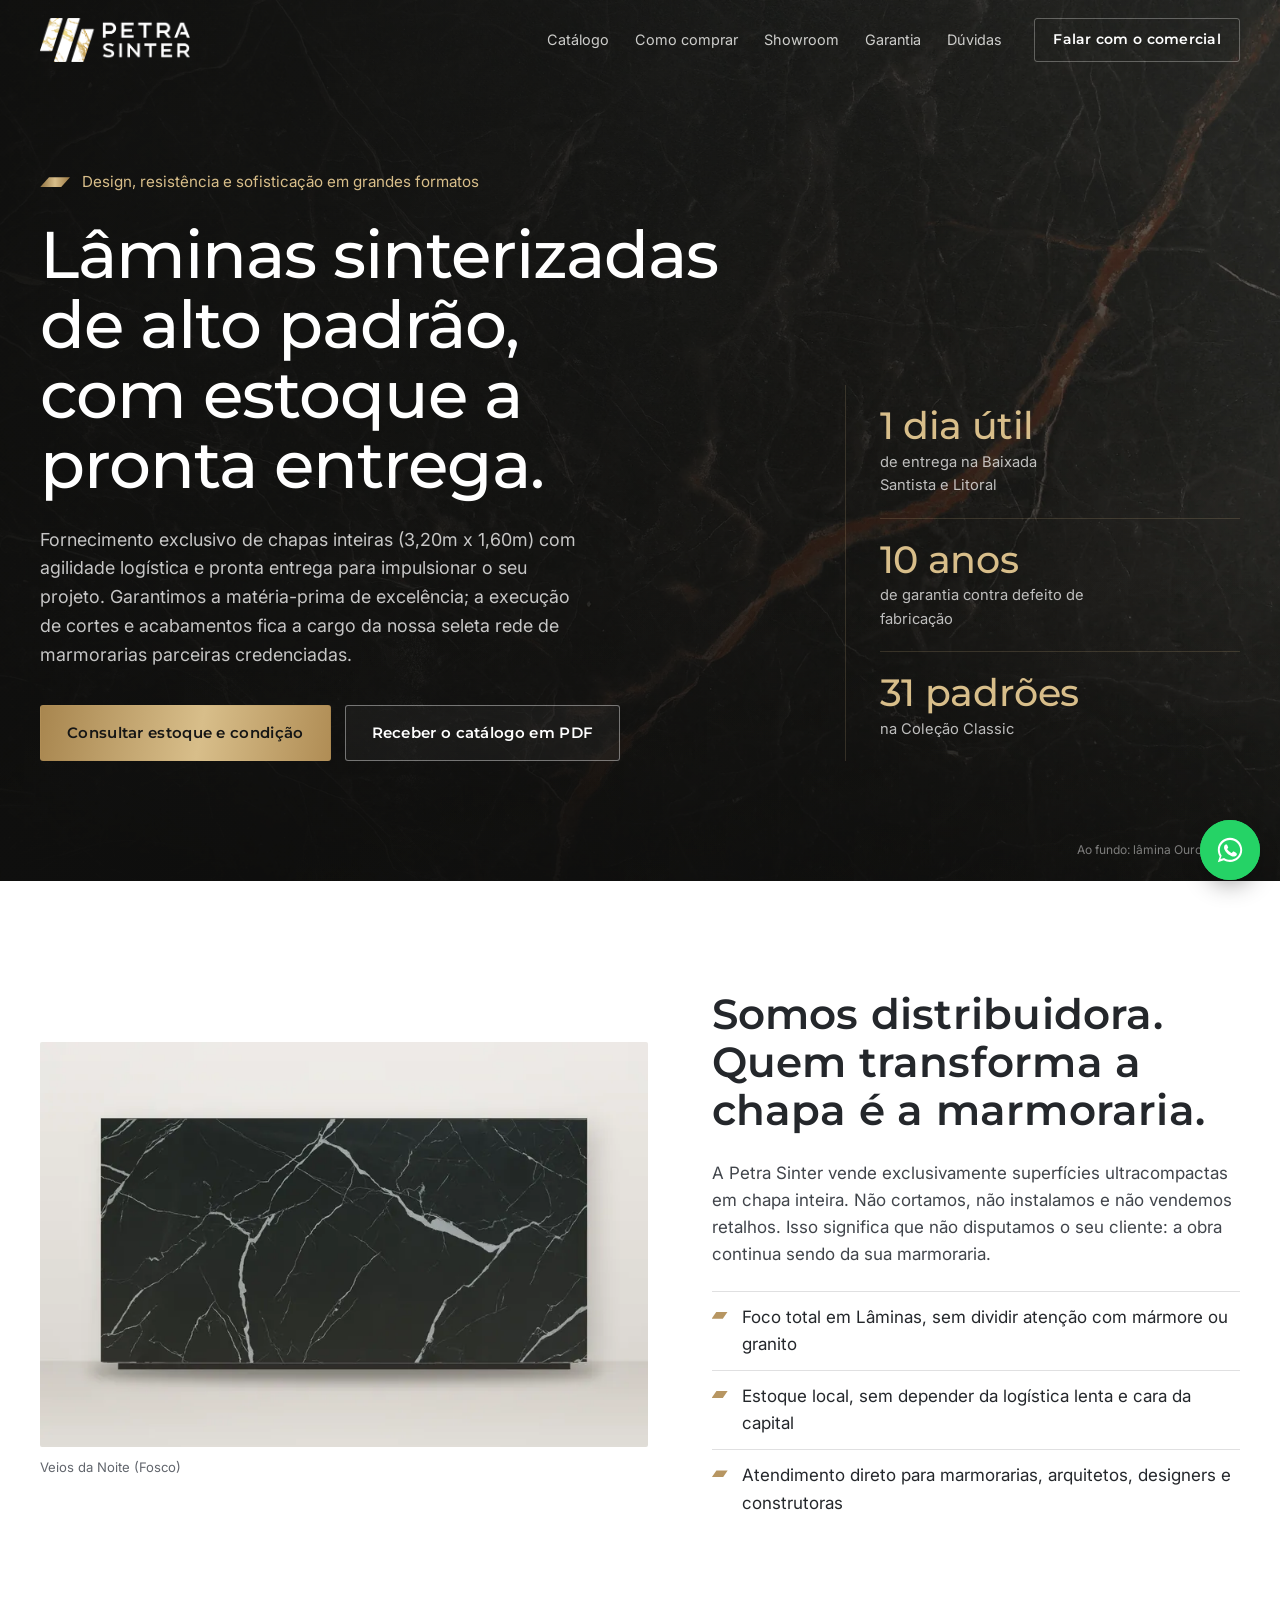
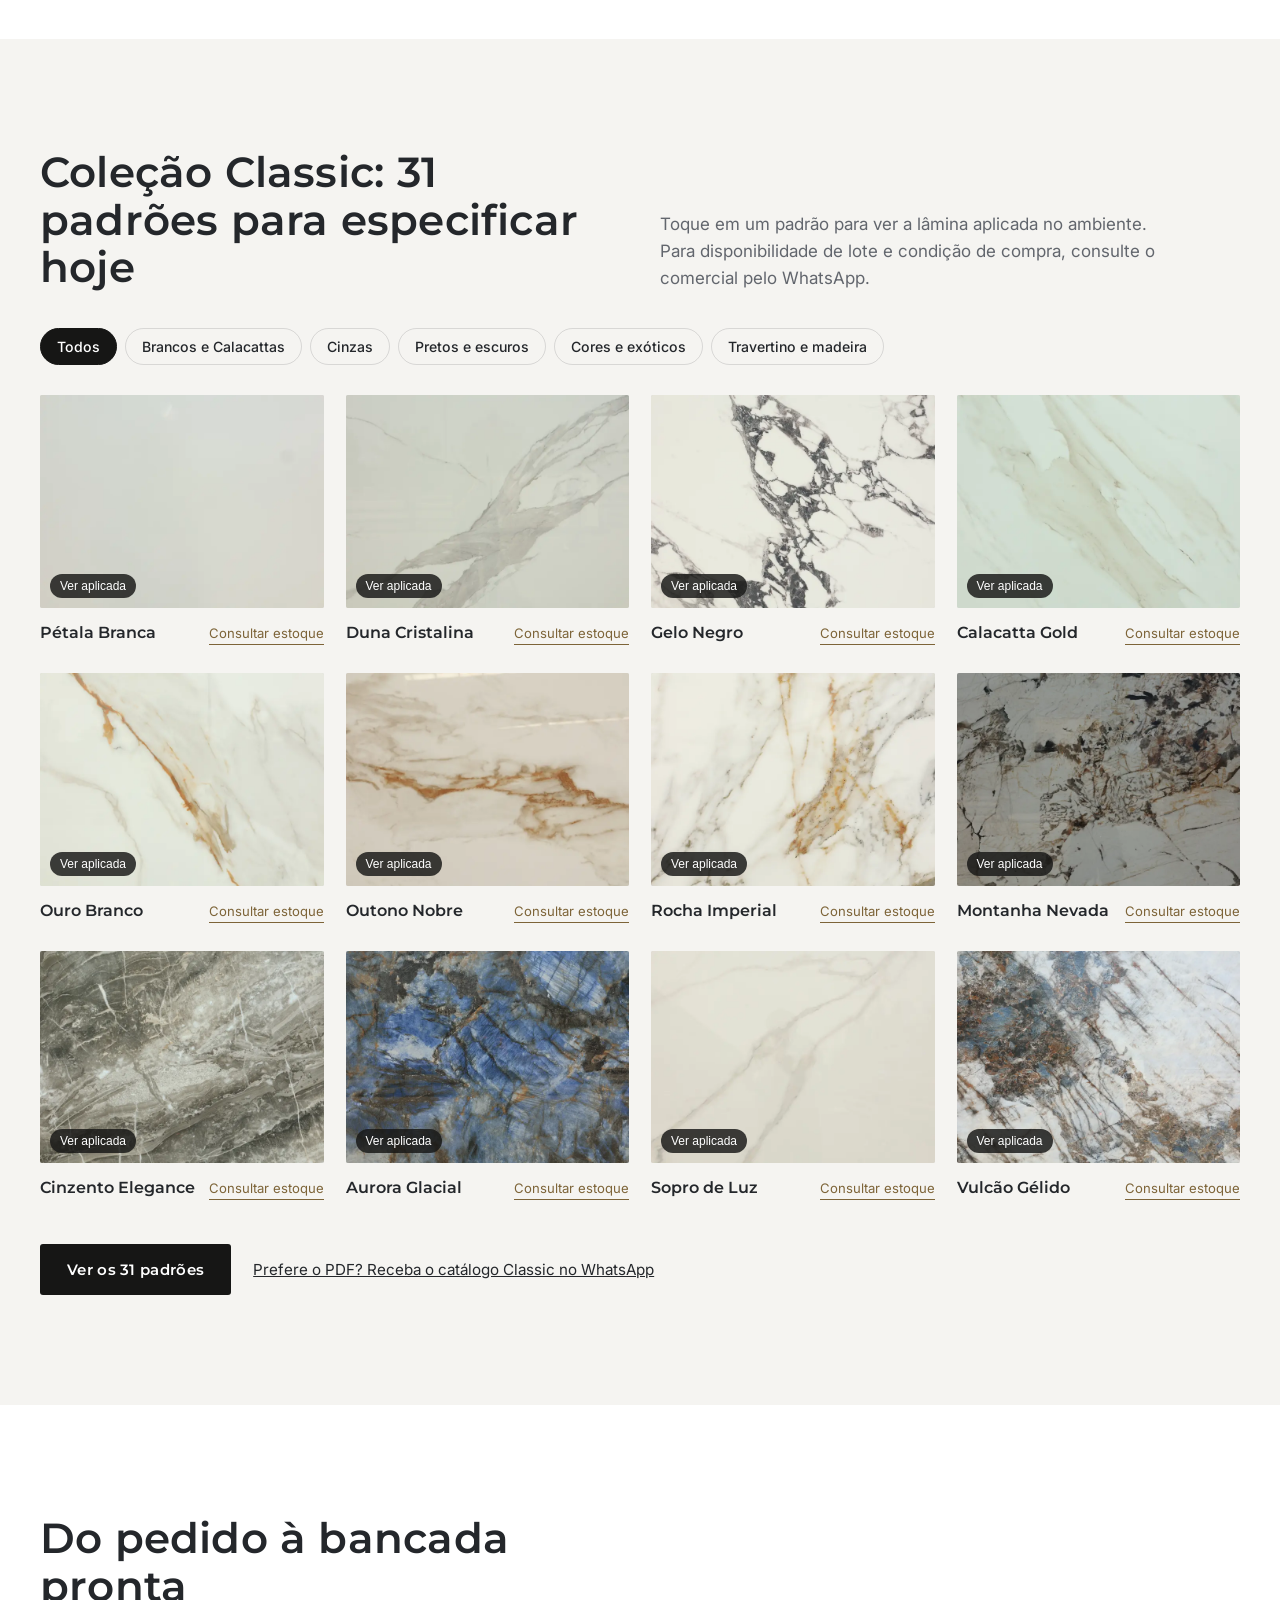
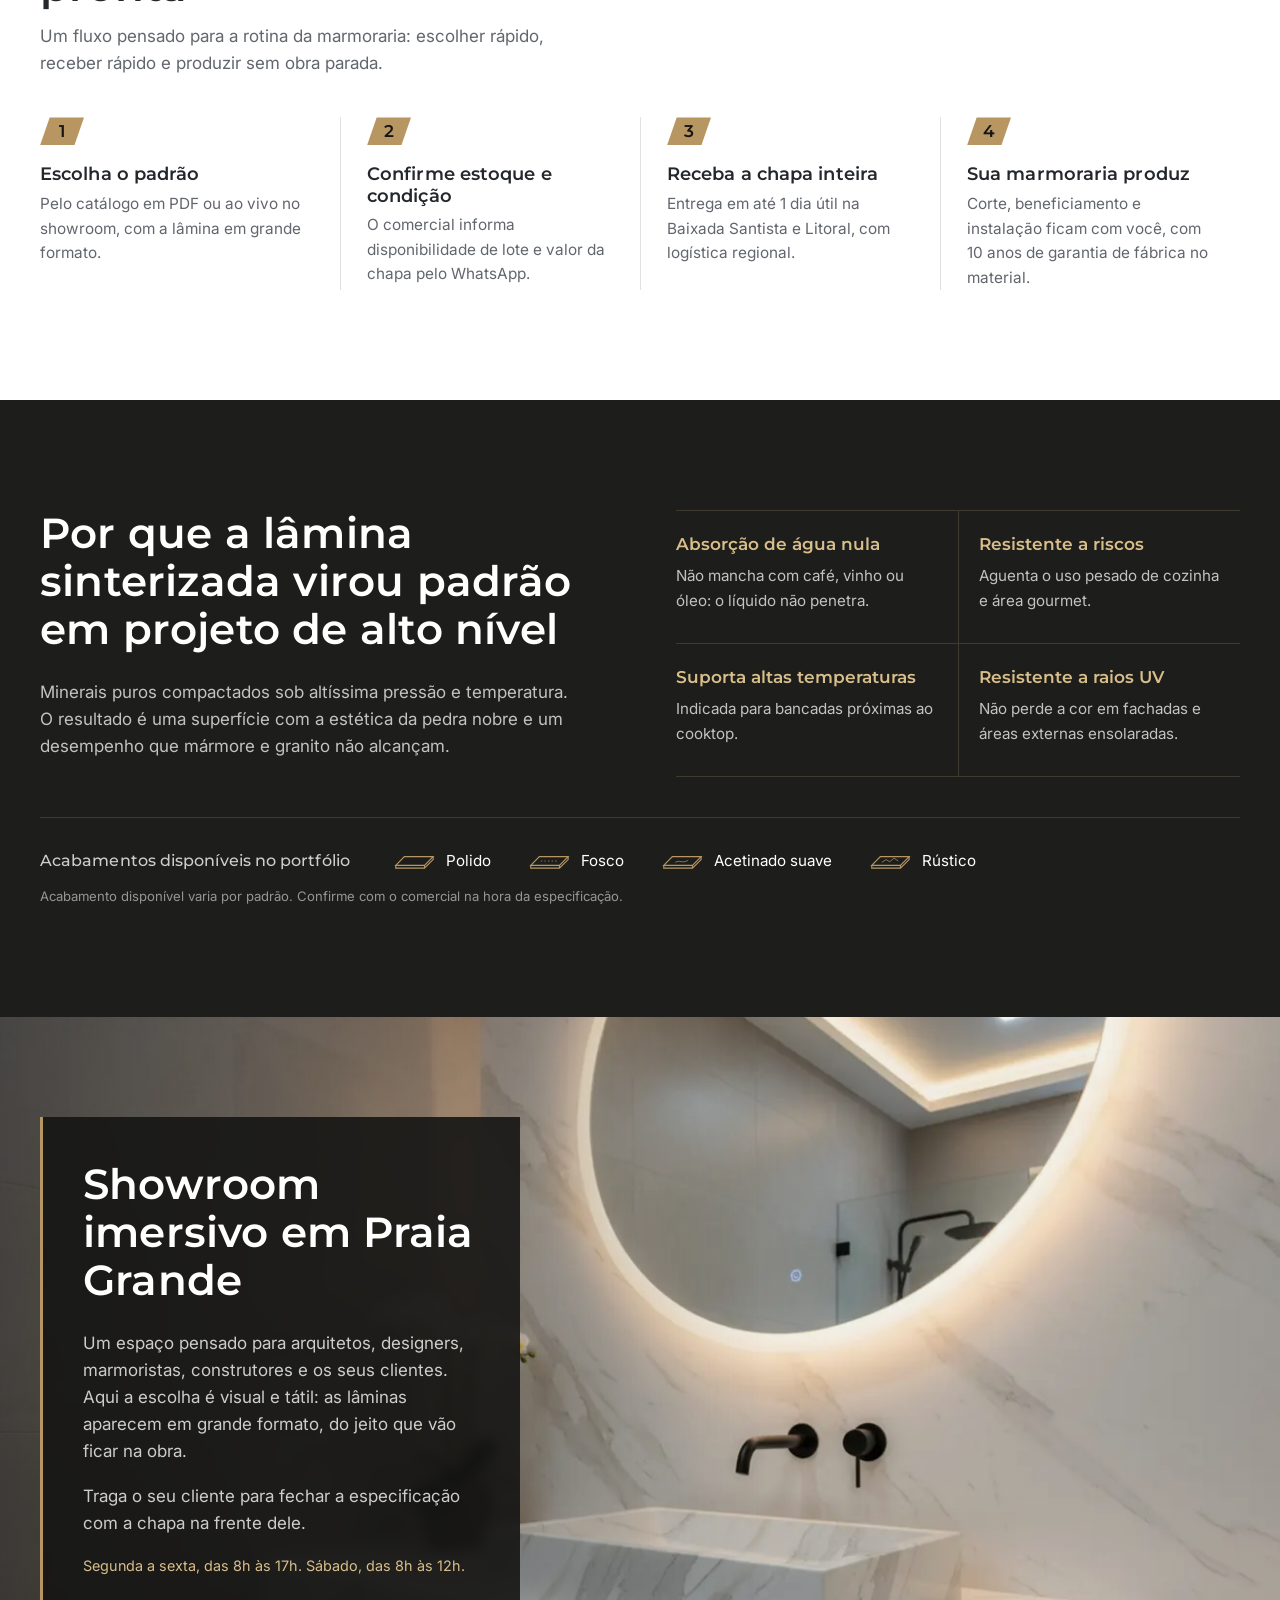
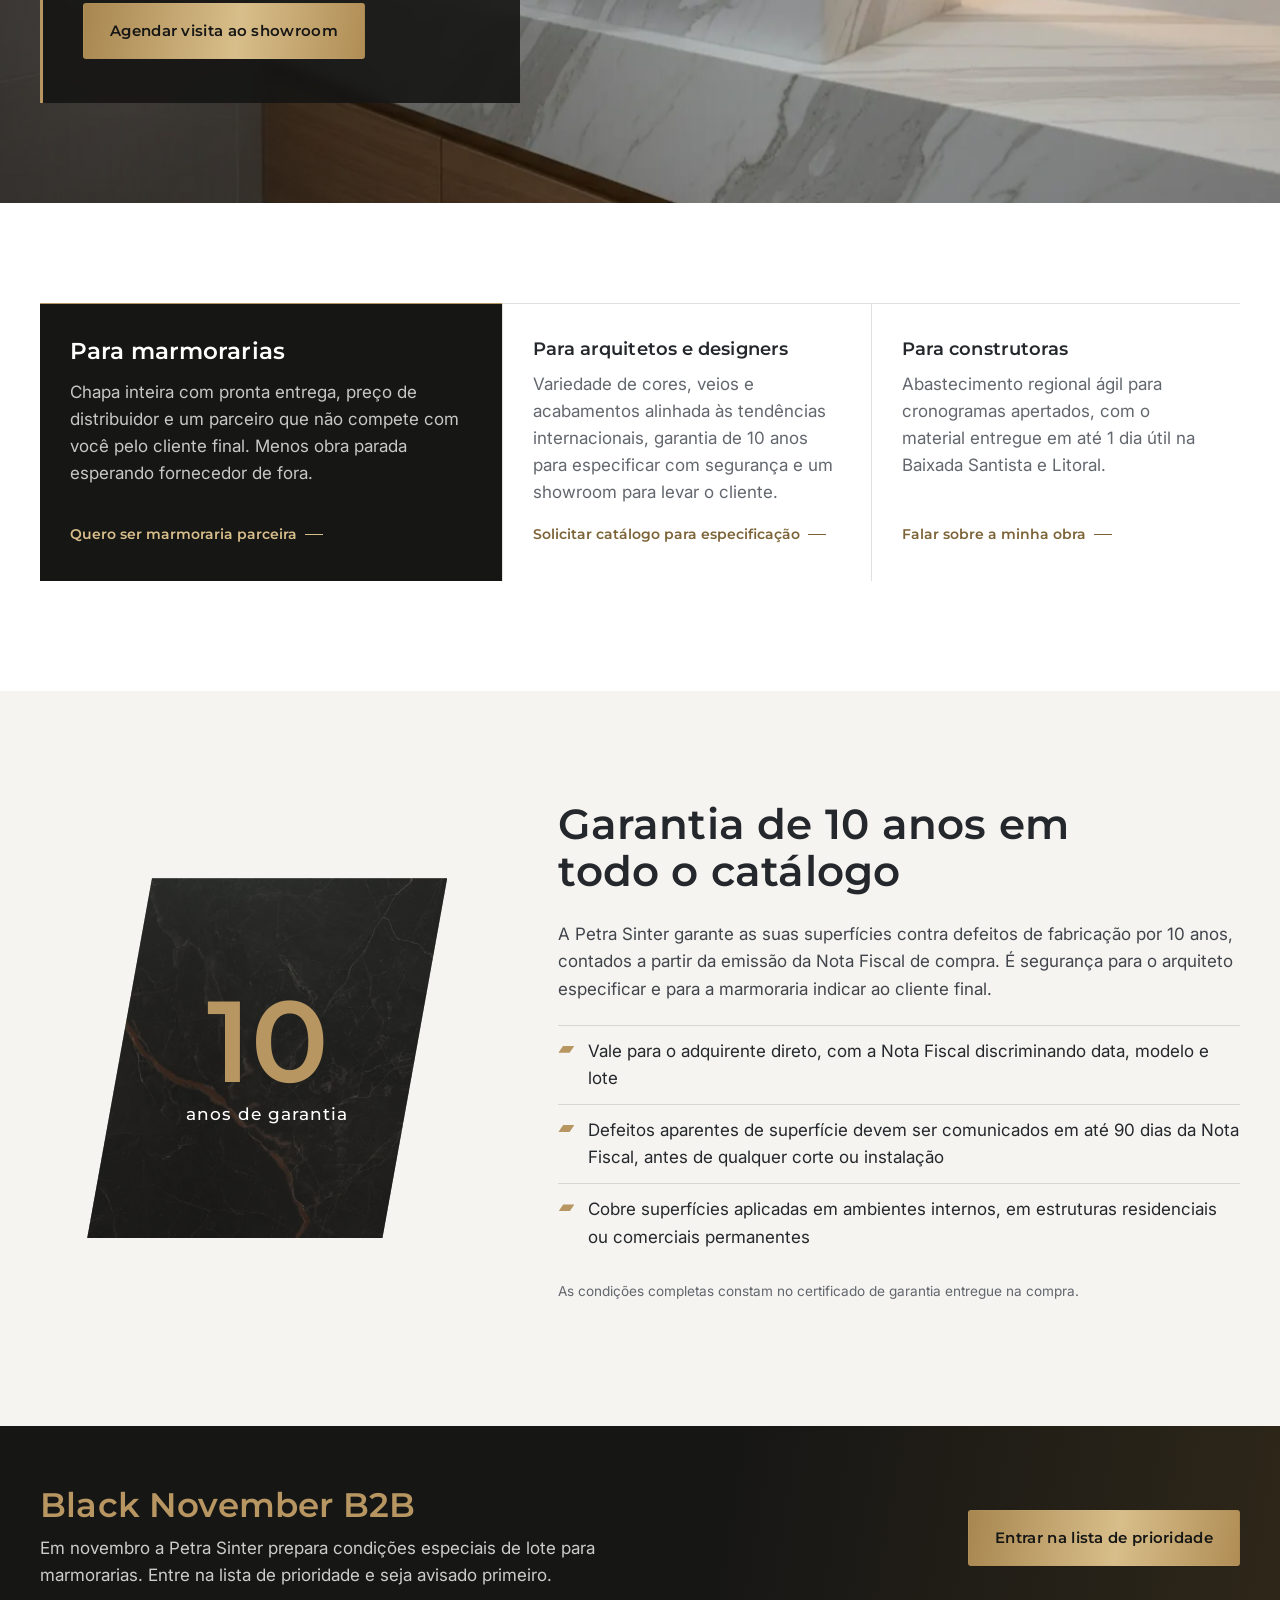
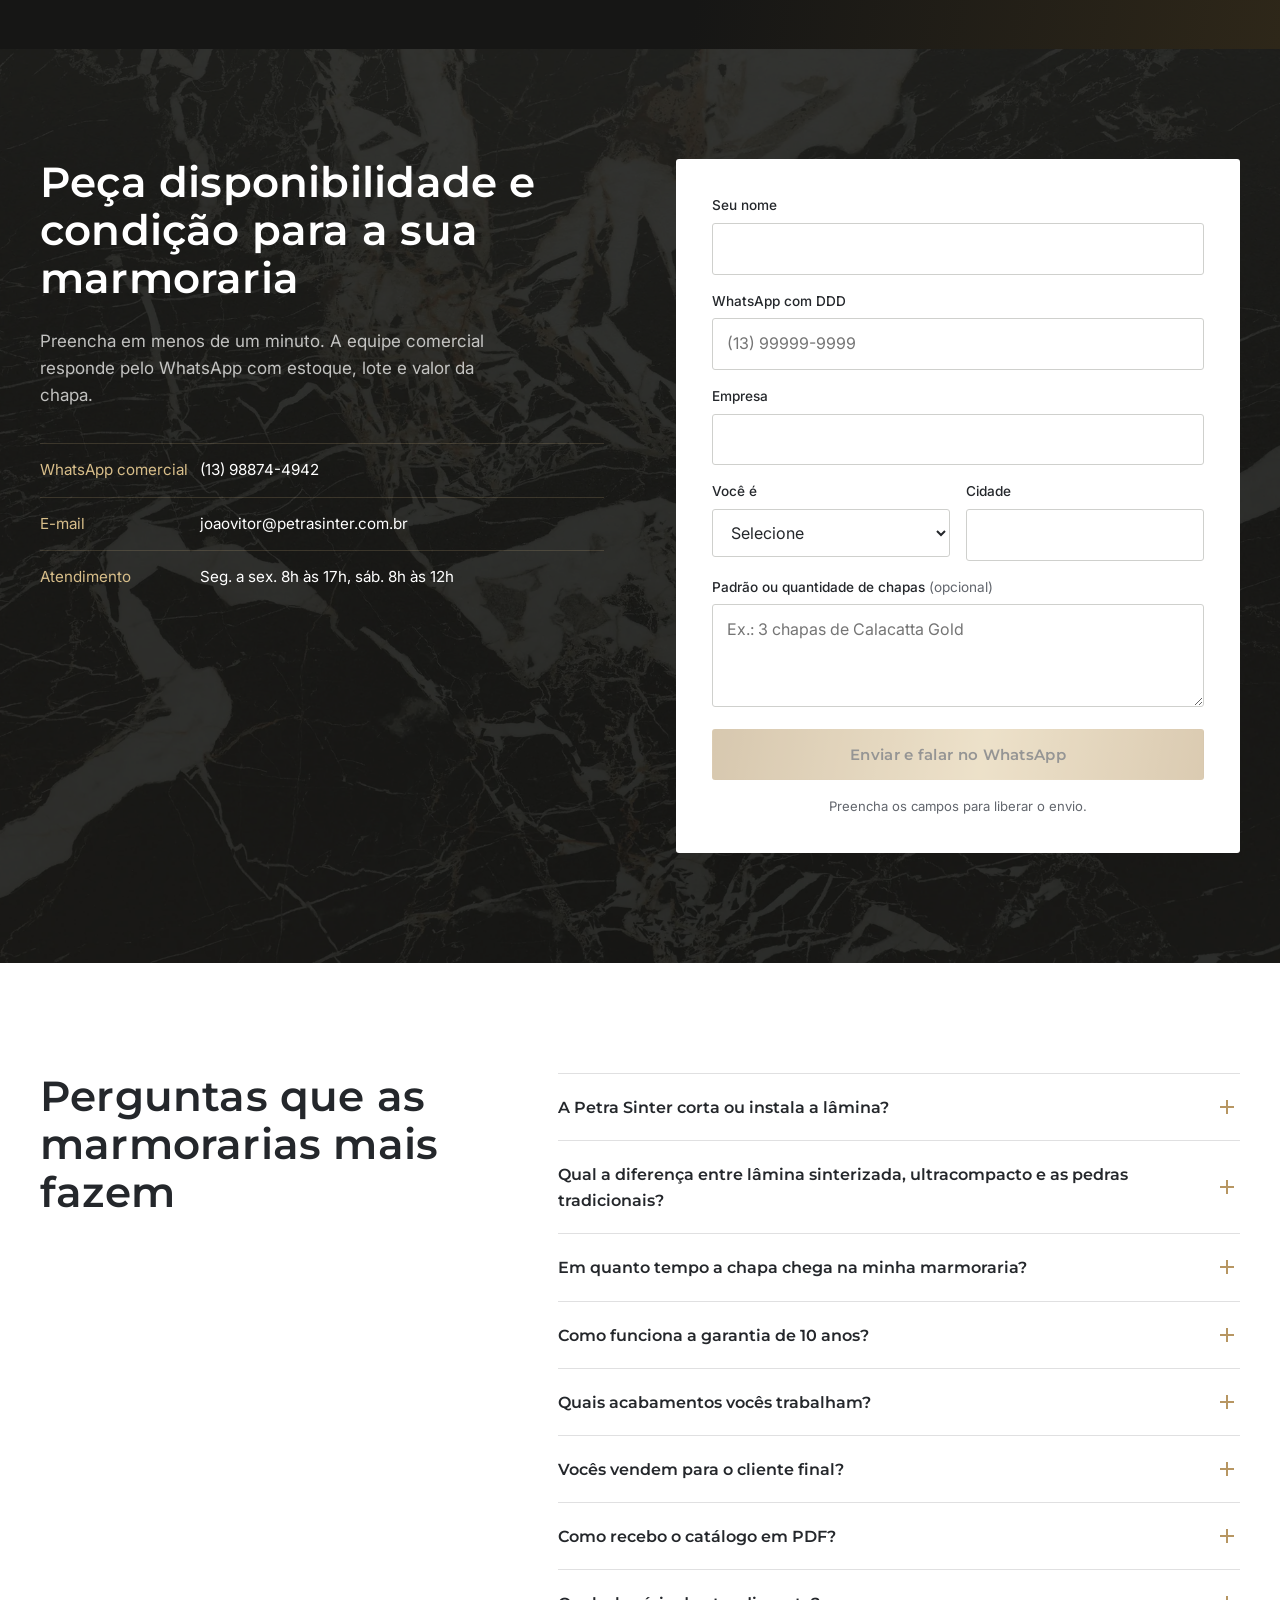
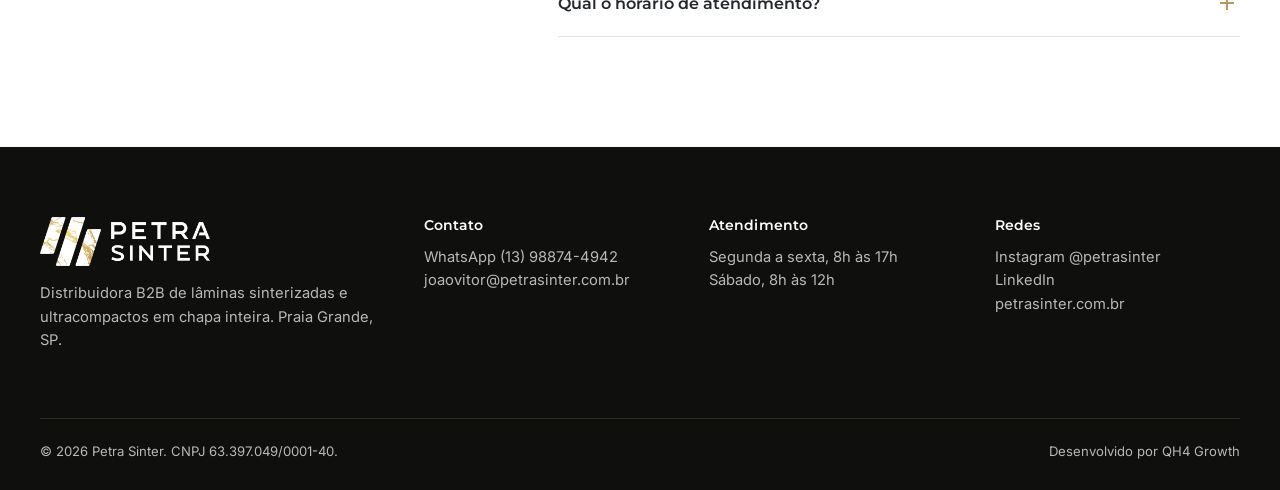
<file: index.html>
<!doctype html>
<html lang="pt-BR">
<head>
<meta charset="utf-8">
<meta name="viewport" content="width=device-width, initial-scale=1">
<title>Lâminas Sinterizadas de Alto Padrão em Praia Grande e Baixada Santista | Petra Sinter</title>
<meta name="description" content="Distribuidora 100% focada em lâminas sinterizadas e ultracompactos em Praia Grande/SP. Chapa inteira para marmorarias, entrega em até 1 dia útil na Baixada Santista e Litoral e 10 anos de garantia.">
<meta name="robots" content="index, follow, max-image-preview:large">
<meta name="theme-color" content="#161615">
<link rel="canonical" href="https://lp-petra-sinter.vercel.app/">

<meta property="og:type" content="website">
<meta property="og:locale" content="pt_BR">
<meta property="og:site_name" content="Petra Sinter">
<meta property="og:title" content="Petra Sinter | Lâminas sinterizadas em chapa inteira para marmorarias">
<meta property="og:description" content="Distribuidora B2B de lâminas sinterizadas em Praia Grande/SP. Entrega em até 1 dia útil na Baixada Santista e Litoral e 10 anos de garantia.">
<meta property="og:url" content="https://lp-petra-sinter.vercel.app/">
<meta property="og:image" content="https://lp-petra-sinter.vercel.app/assets/img/og-petra-sinter.jpg">
<meta property="og:image:width" content="1200">
<meta property="og:image:height" content="630">
<meta property="og:image:alt" content="Chapa inteira de lâmina sinterizada Calacatta Gold da Petra Sinter">
<meta name="twitter:card" content="summary_large_image">
<meta name="twitter:title" content="Petra Sinter | Lâminas sinterizadas em chapa inteira para marmorarias">
<meta name="twitter:description" content="Distribuidora B2B de lâminas sinterizadas em Praia Grande/SP. Entrega em até 1 dia útil na Baixada Santista e Litoral.">
<meta name="twitter:image" content="https://lp-petra-sinter.vercel.app/assets/img/og-petra-sinter.jpg">

<link rel="icon" type="image/png" sizes="48x48" href="assets/img/favicon-48.png">
<link rel="apple-touch-icon" href="assets/img/apple-touch-icon.png">
<link rel="manifest" href="site.webmanifest">

<link rel="preconnect" href="https://fonts.googleapis.com">
<link rel="preconnect" href="https://fonts.gstatic.com" crossorigin>
<link href="https://fonts.googleapis.com/css2?family=Inter:wght@400;500;600&family=Montserrat:wght@400;500;600;700&display=swap" rel="stylesheet">
<link rel="preload" as="image" href="assets/img/hero-ouro-negro.webp" media="(min-width: 701px)" fetchpriority="high">
<link rel="preload" as="image" href="assets/img/hero-ouro-negro-m.webp" media="(max-width: 700px)" fetchpriority="high">
<link rel="stylesheet" href="assets/css/style.css?v=3">

<!-- Google Tag Manager: troque GTM-XXXXXXX pelo ID real do container -->
<script>
window.dataLayer = window.dataLayer || [];
(function(w,d,s,l,i){if(i.indexOf('XXXX')>-1)return;w[l]=w[l]||[];w[l].push({'gtm.start':new Date().getTime(),event:'gtm.js'});var f=d.getElementsByTagName(s)[0],j=d.createElement(s),dl=l!='dataLayer'?'&l='+l:'';j.async=true;j.src='https://www.googletagmanager.com/gtm.js?id='+i+dl;f.parentNode.insertBefore(j,f);})(window,document,'script','dataLayer','GTM-XXXXXXX');
</script>

<script type="application/ld+json">
{
  "@context": "https://schema.org",
  "@type": ["HomeAndConstructionBusiness", "WholesaleStore"],
  "name": "Petra Sinter",
  "description": "Distribuidora B2B 100% focada em lâminas sinterizadas e ultracompactos em chapa inteira, para marmorarias, arquitetos e construtoras.",
  "url": "https://lp-petra-sinter.vercel.app/",
  "logo": "https://lp-petra-sinter.vercel.app/assets/img/logo-petra-sinter.png",
  "image": "https://lp-petra-sinter.vercel.app/assets/img/og-petra-sinter.jpg",
  "telephone": "+55-13-98874-4942",
  "email": "joaovitor@petrasinter.com.br",
  "taxID": "63.397.049/0001-40",
  "address": {"@type": "PostalAddress", "addressLocality": "Praia Grande", "addressRegion": "SP", "addressCountry": "BR"},
  "areaServed": [
    {"@type": "City", "name": "Praia Grande"},
    {"@type": "City", "name": "Santos"},
    {"@type": "City", "name": "São Vicente"},
    {"@type": "City", "name": "Guarujá"},
    {"@type": "City", "name": "Bertioga"},
    {"@type": "State", "name": "São Paulo"}
  ],
  "openingHoursSpecification": [
    {"@type": "OpeningHoursSpecification", "dayOfWeek": ["Monday","Tuesday","Wednesday","Thursday","Friday"], "opens": "08:00", "closes": "17:00"},
    {"@type": "OpeningHoursSpecification", "dayOfWeek": "Saturday", "opens": "08:00", "closes": "12:00"}
  ],
  "sameAs": ["https://www.instagram.com/petrasinter/", "https://linkedin.com/company/petrasinter", "https://petrasinter.com.br/"]
}
</script>
<script type="application/ld+json">
{
 "@context": "https://schema.org",
 "@type": "FAQPage",
 "mainEntity": [
  {
   "@type": "Question",
   "name": "A Petra Sinter corta ou instala a lâmina?",
   "acceptedAnswer": {
    "@type": "Answer",
    "text": "Não. A Petra Sinter é uma distribuidora focada 100% no fornecimento de chapas inteiras de grande formato de lâminas sinterizadas. O corte, o beneficiamento e a instalação são feitos pelas marmorarias parceiras."
   }
  },
  {
   "@type": "Question",
   "name": "Qual a diferença entre lâmina sinterizada, ultracompacto e as pedras tradicionais?",
   "acceptedAnswer": {
    "@type": "Answer",
    "text": "A lâmina sinterizada, também chamada de ultracompacto, passa por um processo de altíssima pressão e temperatura que compacta minerais puros. O resultado é um material com absorção de água nula e alta resistência a riscos, manchas, altas temperaturas e raios UV, sem perder a beleza e o acabamento nobre do mármore e do granito."
   }
  },
  {
   "@type": "Question",
   "name": "Em quanto tempo a chapa chega na minha marmoraria?",
   "acceptedAnswer": {
    "@type": "Answer",
    "text": "Na Baixada Santista e no Litoral a entrega é feita em até 1 dia útil, com frete e logística regional. Para outras regiões, consulte o comercial pelo WhatsApp."
   }
  },
  {
   "@type": "Question",
   "name": "Como funciona a garantia de 10 anos?",
   "acceptedAnswer": {
    "@type": "Answer",
    "text": "A garantia cobre defeitos de fabricação por 10 anos a partir da emissão da Nota Fiscal de compra, para o adquirente direto. Defeitos aparentes de superfície devem ser comunicados em até 90 dias da Nota Fiscal e antes de qualquer corte ou instalação. As condições completas estão no certificado entregue na compra."
   }
  },
  {
   "@type": "Question",
   "name": "Quais acabamentos vocês trabalham?",
   "acceptedAnswer": {
    "@type": "Answer",
    "text": "O portfólio tem acabamentos polido, fosco, acetinado suave e rústico. A disponibilidade de cada acabamento varia conforme o padrão, então confirme com o comercial na especificação."
   }
  },
  {
   "@type": "Question",
   "name": "Vocês vendem para o cliente final?",
   "acceptedAnswer": {
    "@type": "Answer",
    "text": "A venda é de chapa inteira, voltada a marmorarias, construtoras e profissionais de projeto. O cliente final pode conhecer as lâminas no showroom junto com o seu arquiteto ou marmorista."
   }
  },
  {
   "@type": "Question",
   "name": "Como recebo o catálogo em PDF?",
   "acceptedAnswer": {
    "@type": "Answer",
    "text": "É só pedir pelo WhatsApp comercial. O catálogo da Coleção Classic é enviado direto, sem formulário longo."
   }
  },
  {
   "@type": "Question",
   "name": "Qual o horário de atendimento?",
   "acceptedAnswer": {
    "@type": "Answer",
    "text": "Segunda a sexta, das 8h às 17h, e sábado, das 8h às 12h."
   }
  }
 ]
}
</script>
</head>
<body>
<noscript><iframe src="https://www.googletagmanager.com/ns.html?id=GTM-XXXXXXX" height="0" width="0" style="display:none;visibility:hidden"></iframe></noscript>

<a class="skip" href="#conteudo">Pular para o conteúdo</a>

<header class="topo" id="topo">
  <div class="wrap topo__in">
    <a href="#topo" class="topo__logo" aria-label="Petra Sinter, voltar ao início">
      <img src="assets/img/logo-petra-sinter-branco.png" alt="Petra Sinter" width="640" height="186">
    </a>
    <nav class="topo__nav" aria-label="Seções">
      <a href="#catalogo">Catálogo</a>
      <a href="#pedido">Como comprar</a>
      <a href="#showroom">Showroom</a>
      <a href="#garantia">Garantia</a>
      <a href="#faq">Dúvidas</a>
    </nav>
    <a class="btn btn--line js-wa" data-wa="geral" data-local="topo" href="#">Falar com o comercial</a>
  </div>
</header>

<main id="conteudo">

<!-- HERO -->
<section class="hero">
  <div class="hero__bg" aria-hidden="true"></div>
  <div class="wrap hero__in">
    <div class="hero__txt">
      <p class="hero__tag">Design, resistência e sofisticação em grandes formatos</p>
      <h1>Lâminas sinterizadas de alto padrão, com estoque a pronta entrega.</h1>
      <p class="hero__sub">Fornecimento exclusivo de chapas inteiras (3,20m x 1,60m) com agilidade logística e pronta entrega para impulsionar o seu projeto. Garantimos a matéria-prima de excelência; a execução de cortes e acabamentos fica a cargo da nossa seleta rede de marmorarias parceiras credenciadas.</p>
      <div class="hero__ctas">
        <a class="btn btn--ouro js-wa" data-wa="geral" data-local="hero" href="#">Consultar estoque e condição</a>
        <a class="btn btn--ghost js-wa" data-wa="catalogo" data-local="hero" href="#">Receber o catálogo em PDF</a>
      </div>
    </div>
    <dl class="hero__dados">
      <div><dt>1 dia útil</dt><dd>de entrega na Baixada Santista e Litoral</dd></div>
      <div><dt>10 anos</dt><dd>de garantia contra defeito de fabricação</dd></div>
      <div><dt>31 padrões</dt><dd>na Coleção Classic</dd></div>
    </dl>
  </div>
  <p class="hero__credito">Ao fundo: lâmina Ouro Negro</p>
</section>

<!-- MODELO B2B -->
<section class="modelo">
  <div class="wrap modelo__in">
    <figure class="modelo__foto reveal">
      <img src="assets/img/chapa-veios-da-noite.webp" srcset="assets/img/chapa-veios-da-noite-m.webp 760w, assets/img/chapa-veios-da-noite.webp 1400w" sizes="(max-width: 900px) 100vw, 55vw" alt="Chapa inteira de lâmina sinterizada Veios da Noite (Fosco)" width="1400" height="933" loading="lazy">
      <figcaption>Veios da Noite (Fosco)</figcaption>
    </figure>
    <div class="modelo__txt reveal">
      <h2>Somos distribuidora. Quem transforma a chapa é a marmoraria.</h2>
      <p>A Petra Sinter vende exclusivamente superfícies ultracompactas em chapa inteira. Não cortamos, não instalamos e não vendemos retalhos. Isso significa que não disputamos o seu cliente: a obra continua sendo da sua marmoraria.</p>
      <ul class="lista-check">
        <li>Foco total em Lâminas, sem dividir atenção com mármore ou granito</li>
        <li>Estoque local, sem depender da logística lenta e cara da capital</li>
        <li>Atendimento direto para marmorarias, arquitetos, designers e construtoras</li>
      </ul>
    </div>
  </div>
</section>

<!-- CATALOGO -->
<section class="catalogo" id="catalogo">
  <div class="wrap">
    <div class="sec-head">
      <h2>Coleção Classic: 31 padrões para especificar hoje</h2>
      <p>Toque em um padrão para ver a lâmina aplicada no ambiente. Para disponibilidade de lote e condição de compra, consulte o comercial pelo WhatsApp.</p>
    </div>
    <div class="filtros" role="group" aria-label="Filtrar por tom">
      <button class="filtro is-on" data-f="todos" aria-pressed="true">Todos</button>
      <button class="filtro" data-f="claros" aria-pressed="false">Brancos e Calacattas</button>
      <button class="filtro" data-f="cinzas" aria-pressed="false">Cinzas</button>
      <button class="filtro" data-f="escuros" aria-pressed="false">Pretos e escuros</button>
      <button class="filtro" data-f="cor" aria-pressed="false">Cores e exóticos</button>
      <button class="filtro" data-f="naturais" aria-pressed="false">Travertino e madeira</button>
    </div>
    <ul class="grade" id="grade">
      <li class="peca" data-fam="claros">
        <button class="peca__foto" type="button" aria-pressed="false" aria-label="Ver Pétala Branca aplicada no ambiente">
          <img class="peca__tex" src="assets/img/catalogo/petala-branca-textura.webp" alt="Textura da lâmina sinterizada Pétala Branca" width="720" height="540" decoding="async">
          <img class="peca__amb" src="assets/img/catalogo/petala-branca-ambiente.webp" alt="Lâmina Pétala Branca aplicada em ambiente" width="720" height="540" loading="lazy" decoding="async">
          <span class="peca__troca">Ver aplicada</span>
        </button>
        <div class="peca__info">
          <p class="peca__nome">Pétala Branca</p>
          <a class="peca__cta js-wa" data-wa="modelo" data-modelo="Pétala Branca" data-local="catalogo" href="#">Consultar estoque</a>
        </div>
      </li>
      <li class="peca" data-fam="claros">
        <button class="peca__foto" type="button" aria-pressed="false" aria-label="Ver Duna Cristalina aplicada no ambiente">
          <img class="peca__tex" src="assets/img/catalogo/duna-cristalina-textura.webp" alt="Textura da lâmina sinterizada Duna Cristalina" width="720" height="540" decoding="async">
          <img class="peca__amb" src="assets/img/catalogo/duna-cristalina-ambiente.webp" alt="Lâmina Duna Cristalina aplicada em ambiente" width="720" height="540" loading="lazy" decoding="async">
          <span class="peca__troca">Ver aplicada</span>
        </button>
        <div class="peca__info">
          <p class="peca__nome">Duna Cristalina</p>
          <a class="peca__cta js-wa" data-wa="modelo" data-modelo="Duna Cristalina" data-local="catalogo" href="#">Consultar estoque</a>
        </div>
      </li>
      <li class="peca" data-fam="claros">
        <button class="peca__foto" type="button" aria-pressed="false" aria-label="Ver Gelo Negro aplicada no ambiente">
          <img class="peca__tex" src="assets/img/catalogo/gelo-negro-textura.webp" alt="Textura da lâmina sinterizada Gelo Negro" width="720" height="540" decoding="async">
          <img class="peca__amb" src="assets/img/catalogo/gelo-negro-ambiente.webp" alt="Lâmina Gelo Negro aplicada em ambiente" width="720" height="540" loading="lazy" decoding="async">
          <span class="peca__troca">Ver aplicada</span>
        </button>
        <div class="peca__info">
          <p class="peca__nome">Gelo Negro</p>
          <a class="peca__cta js-wa" data-wa="modelo" data-modelo="Gelo Negro" data-local="catalogo" href="#">Consultar estoque</a>
        </div>
      </li>
      <li class="peca" data-fam="claros">
        <button class="peca__foto" type="button" aria-pressed="false" aria-label="Ver Calacatta Gold aplicada no ambiente">
          <img class="peca__tex" src="assets/img/catalogo/calacatta-gold-textura.webp" alt="Textura da lâmina sinterizada Calacatta Gold" width="720" height="540" decoding="async">
          <img class="peca__amb" src="assets/img/catalogo/calacatta-gold-ambiente.webp" alt="Lâmina Calacatta Gold aplicada em ambiente" width="720" height="540" loading="lazy" decoding="async">
          <span class="peca__troca">Ver aplicada</span>
        </button>
        <div class="peca__info">
          <p class="peca__nome">Calacatta Gold</p>
          <a class="peca__cta js-wa" data-wa="modelo" data-modelo="Calacatta Gold" data-local="catalogo" href="#">Consultar estoque</a>
        </div>
      </li>
      <li class="peca" data-fam="claros">
        <button class="peca__foto" type="button" aria-pressed="false" aria-label="Ver Ouro Branco aplicada no ambiente">
          <img class="peca__tex" src="assets/img/catalogo/ouro-branco-textura.webp" alt="Textura da lâmina sinterizada Ouro Branco" width="720" height="540" loading="lazy" decoding="async">
          <img class="peca__amb" src="assets/img/catalogo/ouro-branco-ambiente.webp" alt="Lâmina Ouro Branco aplicada em ambiente" width="720" height="540" loading="lazy" decoding="async">
          <span class="peca__troca">Ver aplicada</span>
        </button>
        <div class="peca__info">
          <p class="peca__nome">Ouro Branco</p>
          <a class="peca__cta js-wa" data-wa="modelo" data-modelo="Ouro Branco" data-local="catalogo" href="#">Consultar estoque</a>
        </div>
      </li>
      <li class="peca" data-fam="claros">
        <button class="peca__foto" type="button" aria-pressed="false" aria-label="Ver Outono Nobre aplicada no ambiente">
          <img class="peca__tex" src="assets/img/catalogo/outono-nobre-textura.webp" alt="Textura da lâmina sinterizada Outono Nobre" width="720" height="540" loading="lazy" decoding="async">
          <img class="peca__amb" src="assets/img/catalogo/outono-nobre-ambiente.webp" alt="Lâmina Outono Nobre aplicada em ambiente" width="720" height="540" loading="lazy" decoding="async">
          <span class="peca__troca">Ver aplicada</span>
        </button>
        <div class="peca__info">
          <p class="peca__nome">Outono Nobre</p>
          <a class="peca__cta js-wa" data-wa="modelo" data-modelo="Outono Nobre" data-local="catalogo" href="#">Consultar estoque</a>
        </div>
      </li>
      <li class="peca" data-fam="claros">
        <button class="peca__foto" type="button" aria-pressed="false" aria-label="Ver Rocha Imperial aplicada no ambiente">
          <img class="peca__tex" src="assets/img/catalogo/rocha-imperial-textura.webp" alt="Textura da lâmina sinterizada Rocha Imperial" width="720" height="540" loading="lazy" decoding="async">
          <img class="peca__amb" src="assets/img/catalogo/rocha-imperial-ambiente.webp" alt="Lâmina Rocha Imperial aplicada em ambiente" width="720" height="540" loading="lazy" decoding="async">
          <span class="peca__troca">Ver aplicada</span>
        </button>
        <div class="peca__info">
          <p class="peca__nome">Rocha Imperial</p>
          <a class="peca__cta js-wa" data-wa="modelo" data-modelo="Rocha Imperial" data-local="catalogo" href="#">Consultar estoque</a>
        </div>
      </li>
      <li class="peca" data-fam="claros">
        <button class="peca__foto" type="button" aria-pressed="false" aria-label="Ver Montanha Nevada aplicada no ambiente">
          <img class="peca__tex" src="assets/img/catalogo/montanha-nevada-textura.webp" alt="Textura da lâmina sinterizada Montanha Nevada" width="720" height="540" loading="lazy" decoding="async">
          <img class="peca__amb" src="assets/img/catalogo/montanha-nevada-ambiente.webp" alt="Lâmina Montanha Nevada aplicada em ambiente" width="720" height="540" loading="lazy" decoding="async">
          <span class="peca__troca">Ver aplicada</span>
        </button>
        <div class="peca__info">
          <p class="peca__nome">Montanha Nevada</p>
          <a class="peca__cta js-wa" data-wa="modelo" data-modelo="Montanha Nevada" data-local="catalogo" href="#">Consultar estoque</a>
        </div>
      </li>
      <li class="peca" data-fam="cinzas">
        <button class="peca__foto" type="button" aria-pressed="false" aria-label="Ver Cinzento Elegance aplicada no ambiente">
          <img class="peca__tex" src="assets/img/catalogo/cinzento-elegance-textura.webp" alt="Textura da lâmina sinterizada Cinzento Elegance" width="720" height="540" loading="lazy" decoding="async">
          <img class="peca__amb" src="assets/img/catalogo/cinzento-elegance-ambiente.webp" alt="Lâmina Cinzento Elegance aplicada em ambiente" width="720" height="540" loading="lazy" decoding="async">
          <span class="peca__troca">Ver aplicada</span>
        </button>
        <div class="peca__info">
          <p class="peca__nome">Cinzento Elegance</p>
          <a class="peca__cta js-wa" data-wa="modelo" data-modelo="Cinzento Elegance" data-local="catalogo" href="#">Consultar estoque</a>
        </div>
      </li>
      <li class="peca" data-fam="cor">
        <button class="peca__foto" type="button" aria-pressed="false" aria-label="Ver Aurora Glacial aplicada no ambiente">
          <img class="peca__tex" src="assets/img/catalogo/aurora-glacial-textura.webp" alt="Textura da lâmina sinterizada Aurora Glacial" width="720" height="540" loading="lazy" decoding="async">
          <img class="peca__amb" src="assets/img/catalogo/aurora-glacial-ambiente.webp" alt="Lâmina Aurora Glacial aplicada em ambiente" width="720" height="540" loading="lazy" decoding="async">
          <span class="peca__troca">Ver aplicada</span>
        </button>
        <div class="peca__info">
          <p class="peca__nome">Aurora Glacial</p>
          <a class="peca__cta js-wa" data-wa="modelo" data-modelo="Aurora Glacial" data-local="catalogo" href="#">Consultar estoque</a>
        </div>
      </li>
      <li class="peca" data-fam="claros">
        <button class="peca__foto" type="button" aria-pressed="false" aria-label="Ver Sopro de Luz aplicada no ambiente">
          <img class="peca__tex" src="assets/img/catalogo/sopro-de-luz-textura.webp" alt="Textura da lâmina sinterizada Sopro de Luz" width="720" height="540" loading="lazy" decoding="async">
          <img class="peca__amb" src="assets/img/catalogo/sopro-de-luz-ambiente.webp" alt="Lâmina Sopro de Luz aplicada em ambiente" width="720" height="540" loading="lazy" decoding="async">
          <span class="peca__troca">Ver aplicada</span>
        </button>
        <div class="peca__info">
          <p class="peca__nome">Sopro de Luz</p>
          <a class="peca__cta js-wa" data-wa="modelo" data-modelo="Sopro de Luz" data-local="catalogo" href="#">Consultar estoque</a>
        </div>
      </li>
      <li class="peca" data-fam="claros">
        <button class="peca__foto" type="button" aria-pressed="false" aria-label="Ver Vulcão Gélido aplicada no ambiente">
          <img class="peca__tex" src="assets/img/catalogo/vulcao-gelido-textura.webp" alt="Textura da lâmina sinterizada Vulcão Gélido" width="720" height="540" loading="lazy" decoding="async">
          <img class="peca__amb" src="assets/img/catalogo/vulcao-gelido-ambiente.webp" alt="Lâmina Vulcão Gélido aplicada em ambiente" width="720" height="540" loading="lazy" decoding="async">
          <span class="peca__troca">Ver aplicada</span>
        </button>
        <div class="peca__info">
          <p class="peca__nome">Vulcão Gélido</p>
          <a class="peca__cta js-wa" data-wa="modelo" data-modelo="Vulcão Gélido" data-local="catalogo" href="#">Consultar estoque</a>
        </div>
      </li>
      <li class="peca" data-fam="naturais">
        <button class="peca__foto" type="button" aria-pressed="false" aria-label="Ver Vittorio Crema aplicada no ambiente">
          <img class="peca__tex" src="assets/img/catalogo/vittorio-crema-textura.webp" alt="Textura da lâmina sinterizada Vittorio Crema" width="720" height="540" loading="lazy" decoding="async">
          <img class="peca__amb" src="assets/img/catalogo/vittorio-crema-ambiente.webp" alt="Lâmina Vittorio Crema aplicada em ambiente" width="720" height="540" loading="lazy" decoding="async">
          <span class="peca__troca">Ver aplicada</span>
        </button>
        <div class="peca__info">
          <p class="peca__nome">Vittorio Crema</p>
          <a class="peca__cta js-wa" data-wa="modelo" data-modelo="Vittorio Crema" data-local="catalogo" href="#">Consultar estoque</a>
        </div>
      </li>
      <li class="peca" data-fam="claros">
        <button class="peca__foto" type="button" aria-pressed="false" aria-label="Ver Calacatta Branco aplicada no ambiente">
          <img class="peca__tex" src="assets/img/catalogo/calacatta-branco-textura.webp" alt="Textura da lâmina sinterizada Calacatta Branco" width="720" height="540" loading="lazy" decoding="async">
          <img class="peca__amb" src="assets/img/catalogo/calacatta-branco-ambiente.webp" alt="Lâmina Calacatta Branco aplicada em ambiente" width="720" height="540" loading="lazy" decoding="async">
          <span class="peca__troca">Ver aplicada</span>
        </button>
        <div class="peca__info">
          <p class="peca__nome">Calacatta Branco</p>
          <a class="peca__cta js-wa" data-wa="modelo" data-modelo="Calacatta Branco" data-local="catalogo" href="#">Consultar estoque</a>
        </div>
      </li>
      <li class="peca" data-fam="cinzas">
        <button class="peca__foto" type="button" aria-pressed="false" aria-label="Ver Cinza Nobre aplicada no ambiente">
          <img class="peca__tex" src="assets/img/catalogo/cinza-nobre-textura.webp" alt="Textura da lâmina sinterizada Cinza Nobre" width="720" height="540" loading="lazy" decoding="async">
          <img class="peca__amb" src="assets/img/catalogo/cinza-nobre-ambiente.webp" alt="Lâmina Cinza Nobre aplicada em ambiente" width="720" height="540" loading="lazy" decoding="async">
          <span class="peca__troca">Ver aplicada</span>
        </button>
        <div class="peca__info">
          <p class="peca__nome">Cinza Nobre</p>
          <a class="peca__cta js-wa" data-wa="modelo" data-modelo="Cinza Nobre" data-local="catalogo" href="#">Consultar estoque</a>
        </div>
      </li>
      <li class="peca" data-fam="escuros">
        <button class="peca__foto" type="button" aria-pressed="false" aria-label="Ver Grafite Puro aplicada no ambiente">
          <img class="peca__tex" src="assets/img/catalogo/grafite-puro-textura.webp" alt="Textura da lâmina sinterizada Grafite Puro" width="720" height="540" loading="lazy" decoding="async">
          <img class="peca__amb" src="assets/img/catalogo/grafite-puro-ambiente.webp" alt="Lâmina Grafite Puro aplicada em ambiente" width="720" height="540" loading="lazy" decoding="async">
          <span class="peca__troca">Ver aplicada</span>
        </button>
        <div class="peca__info">
          <p class="peca__nome">Grafite Puro</p>
          <a class="peca__cta js-wa" data-wa="modelo" data-modelo="Grafite Puro" data-local="catalogo" href="#">Consultar estoque</a>
        </div>
      </li>
      <li class="peca" data-fam="escuros">
        <button class="peca__foto" type="button" aria-pressed="false" aria-label="Ver Zênite Noturno aplicada no ambiente">
          <img class="peca__tex" src="assets/img/catalogo/zenite-noturno-textura.webp" alt="Textura da lâmina sinterizada Zênite Noturno" width="720" height="540" loading="lazy" decoding="async">
          <img class="peca__amb" src="assets/img/catalogo/zenite-noturno-ambiente.webp" alt="Lâmina Zênite Noturno aplicada em ambiente" width="720" height="540" loading="lazy" decoding="async">
          <span class="peca__troca">Ver aplicada</span>
        </button>
        <div class="peca__info">
          <p class="peca__nome">Zênite Noturno</p>
          <a class="peca__cta js-wa" data-wa="modelo" data-modelo="Zênite Noturno" data-local="catalogo" href="#">Consultar estoque</a>
        </div>
      </li>
      <li class="peca" data-fam="escuros">
        <button class="peca__foto" type="button" aria-pressed="false" aria-label="Ver Veios da Noite aplicada no ambiente">
          <img class="peca__tex" src="assets/img/catalogo/veios-da-noite-textura.webp" alt="Textura da lâmina sinterizada Veios da Noite" width="720" height="540" loading="lazy" decoding="async">
          <img class="peca__amb" src="assets/img/catalogo/veios-da-noite-ambiente.webp" alt="Lâmina Veios da Noite aplicada em ambiente" width="720" height="540" loading="lazy" decoding="async">
          <span class="peca__troca">Ver aplicada</span>
        </button>
        <div class="peca__info">
          <p class="peca__nome">Veios da Noite</p>
          <a class="peca__cta js-wa" data-wa="modelo" data-modelo="Veios da Noite" data-local="catalogo" href="#">Consultar estoque</a>
        </div>
      </li>
      <li class="peca" data-fam="escuros">
        <button class="peca__foto" type="button" aria-pressed="false" aria-label="Ver Neblina Noturna aplicada no ambiente">
          <img class="peca__tex" src="assets/img/catalogo/neblina-noturna-textura.webp" alt="Textura da lâmina sinterizada Neblina Noturna" width="720" height="540" loading="lazy" decoding="async">
          <img class="peca__amb" src="assets/img/catalogo/neblina-noturna-ambiente.webp" alt="Lâmina Neblina Noturna aplicada em ambiente" width="720" height="540" loading="lazy" decoding="async">
          <span class="peca__troca">Ver aplicada</span>
        </button>
        <div class="peca__info">
          <p class="peca__nome">Neblina Noturna</p>
          <a class="peca__cta js-wa" data-wa="modelo" data-modelo="Neblina Noturna" data-local="catalogo" href="#">Consultar estoque</a>
        </div>
      </li>
      <li class="peca" data-fam="escuros">
        <button class="peca__foto" type="button" aria-pressed="false" aria-label="Ver Canyon Negro aplicada no ambiente">
          <img class="peca__tex" src="assets/img/catalogo/canyon-negro-textura.webp" alt="Textura da lâmina sinterizada Canyon Negro" width="720" height="540" loading="lazy" decoding="async">
          <img class="peca__amb" src="assets/img/catalogo/canyon-negro-ambiente.webp" alt="Lâmina Canyon Negro aplicada em ambiente" width="720" height="540" loading="lazy" decoding="async">
          <span class="peca__troca">Ver aplicada</span>
        </button>
        <div class="peca__info">
          <p class="peca__nome">Canyon Negro</p>
          <a class="peca__cta js-wa" data-wa="modelo" data-modelo="Canyon Negro" data-local="catalogo" href="#">Consultar estoque</a>
        </div>
      </li>
      <li class="peca" data-fam="escuros">
        <button class="peca__foto" type="button" aria-pressed="false" aria-label="Ver Carbono Fosco aplicada no ambiente">
          <img class="peca__tex" src="assets/img/catalogo/carbono-fosco-textura.webp" alt="Textura da lâmina sinterizada Carbono Fosco" width="720" height="540" loading="lazy" decoding="async">
          <img class="peca__amb" src="assets/img/catalogo/carbono-fosco-ambiente.webp" alt="Lâmina Carbono Fosco aplicada em ambiente" width="720" height="540" loading="lazy" decoding="async">
          <span class="peca__troca">Ver aplicada</span>
        </button>
        <div class="peca__info">
          <p class="peca__nome">Carbono Fosco</p>
          <a class="peca__cta js-wa" data-wa="modelo" data-modelo="Carbono Fosco" data-local="catalogo" href="#">Consultar estoque</a>
        </div>
      </li>
      <li class="peca" data-fam="cor">
        <button class="peca__foto" type="button" aria-pressed="false" aria-label="Ver Atlântida Esmeralda aplicada no ambiente">
          <img class="peca__tex" src="assets/img/catalogo/atlantida-esmeralda-textura.webp" alt="Textura da lâmina sinterizada Atlântida Esmeralda" width="720" height="540" loading="lazy" decoding="async">
          <img class="peca__amb" src="assets/img/catalogo/atlantida-esmeralda-ambiente.webp" alt="Lâmina Atlântida Esmeralda aplicada em ambiente" width="720" height="540" loading="lazy" decoding="async">
          <span class="peca__troca">Ver aplicada</span>
        </button>
        <div class="peca__info">
          <p class="peca__nome">Atlântida Esmeralda</p>
          <a class="peca__cta js-wa" data-wa="modelo" data-modelo="Atlântida Esmeralda" data-local="catalogo" href="#">Consultar estoque</a>
        </div>
      </li>
      <li class="peca" data-fam="naturais">
        <button class="peca__foto" type="button" aria-pressed="false" aria-label="Ver Travertino Toscano aplicada no ambiente">
          <img class="peca__tex" src="assets/img/catalogo/travertino-toscano-textura.webp" alt="Textura da lâmina sinterizada Travertino Toscano" width="720" height="540" loading="lazy" decoding="async">
          <img class="peca__amb" src="assets/img/catalogo/travertino-toscano-ambiente.webp" alt="Lâmina Travertino Toscano aplicada em ambiente" width="720" height="540" loading="lazy" decoding="async">
          <span class="peca__troca">Ver aplicada</span>
        </button>
        <div class="peca__info">
          <p class="peca__nome">Travertino Toscano</p>
          <a class="peca__cta js-wa" data-wa="modelo" data-modelo="Travertino Toscano" data-local="catalogo" href="#">Consultar estoque</a>
        </div>
      </li>
      <li class="peca" data-fam="cor">
        <button class="peca__foto" type="button" aria-pressed="false" aria-label="Ver Púrpura Imperial aplicada no ambiente">
          <img class="peca__tex" src="assets/img/catalogo/purpura-imperial-textura.webp" alt="Textura da lâmina sinterizada Púrpura Imperial" width="720" height="540" loading="lazy" decoding="async">
          <img class="peca__amb" src="assets/img/catalogo/purpura-imperial-ambiente.webp" alt="Lâmina Púrpura Imperial aplicada em ambiente" width="720" height="540" loading="lazy" decoding="async">
          <span class="peca__troca">Ver aplicada</span>
        </button>
        <div class="peca__info">
          <p class="peca__nome">Púrpura Imperial</p>
          <a class="peca__cta js-wa" data-wa="modelo" data-modelo="Púrpura Imperial" data-local="catalogo" href="#">Consultar estoque</a>
        </div>
      </li>
      <li class="peca" data-fam="cinzas">
        <button class="peca__foto" type="button" aria-pressed="false" aria-label="Ver Cinza Atenas aplicada no ambiente">
          <img class="peca__tex" src="assets/img/catalogo/cinza-atenas-textura.webp" alt="Textura da lâmina sinterizada Cinza Atenas" width="720" height="540" loading="lazy" decoding="async">
          <img class="peca__amb" src="assets/img/catalogo/cinza-atenas-ambiente.webp" alt="Lâmina Cinza Atenas aplicada em ambiente" width="720" height="540" loading="lazy" decoding="async">
          <span class="peca__troca">Ver aplicada</span>
        </button>
        <div class="peca__info">
          <p class="peca__nome">Cinza Atenas</p>
          <a class="peca__cta js-wa" data-wa="modelo" data-modelo="Cinza Atenas" data-local="catalogo" href="#">Consultar estoque</a>
        </div>
      </li>
      <li class="peca" data-fam="claros">
        <button class="peca__foto" type="button" aria-pressed="false" aria-label="Ver Marfim Urbano aplicada no ambiente">
          <img class="peca__tex" src="assets/img/catalogo/marfim-urbano-textura.webp" alt="Textura da lâmina sinterizada Marfim Urbano" width="720" height="540" loading="lazy" decoding="async">
          <img class="peca__amb" src="assets/img/catalogo/marfim-urbano-ambiente.webp" alt="Lâmina Marfim Urbano aplicada em ambiente" width="720" height="540" loading="lazy" decoding="async">
          <span class="peca__troca">Ver aplicada</span>
        </button>
        <div class="peca__info">
          <p class="peca__nome">Marfim Urbano</p>
          <a class="peca__cta js-wa" data-wa="modelo" data-modelo="Marfim Urbano" data-local="catalogo" href="#">Consultar estoque</a>
        </div>
      </li>
      <li class="peca" data-fam="escuros">
        <button class="peca__foto" type="button" aria-pressed="false" aria-label="Ver Ouro Negro aplicada no ambiente">
          <img class="peca__tex" src="assets/img/catalogo/ouro-negro-textura.webp" alt="Textura da lâmina sinterizada Ouro Negro" width="720" height="540" loading="lazy" decoding="async">
          <img class="peca__amb" src="assets/img/catalogo/ouro-negro-ambiente.webp" alt="Lâmina Ouro Negro aplicada em ambiente" width="720" height="540" loading="lazy" decoding="async">
          <span class="peca__troca">Ver aplicada</span>
        </button>
        <div class="peca__info">
          <p class="peca__nome">Ouro Negro</p>
          <a class="peca__cta js-wa" data-wa="modelo" data-modelo="Ouro Negro" data-local="catalogo" href="#">Consultar estoque</a>
        </div>
      </li>
      <li class="peca" data-fam="escuros">
        <button class="peca__foto" type="button" aria-pressed="false" aria-label="Ver Preto Elegance aplicada no ambiente">
          <img class="peca__tex" src="assets/img/catalogo/preto-elegance-textura.webp" alt="Textura da lâmina sinterizada Preto Elegance" width="720" height="540" loading="lazy" decoding="async">
          <img class="peca__amb" src="assets/img/catalogo/preto-elegance-ambiente.webp" alt="Lâmina Preto Elegance aplicada em ambiente" width="720" height="540" loading="lazy" decoding="async">
          <span class="peca__troca">Ver aplicada</span>
        </button>
        <div class="peca__info">
          <p class="peca__nome">Preto Elegance</p>
          <a class="peca__cta js-wa" data-wa="modelo" data-modelo="Preto Elegance" data-local="catalogo" href="#">Consultar estoque</a>
        </div>
      </li>
      <li class="peca" data-fam="naturais">
        <button class="peca__foto" type="button" aria-pressed="false" aria-label="Ver Taj Mahal aplicada no ambiente">
          <img class="peca__tex" src="assets/img/catalogo/taj-mahal-textura.webp" alt="Textura da lâmina sinterizada Taj Mahal" width="720" height="540" loading="lazy" decoding="async">
          <img class="peca__amb" src="assets/img/catalogo/taj-mahal-ambiente.webp" alt="Lâmina Taj Mahal aplicada em ambiente" width="720" height="540" loading="lazy" decoding="async">
          <span class="peca__troca">Ver aplicada</span>
        </button>
        <div class="peca__info">
          <p class="peca__nome">Taj Mahal</p>
          <a class="peca__cta js-wa" data-wa="modelo" data-modelo="Taj Mahal" data-local="catalogo" href="#">Consultar estoque</a>
        </div>
      </li>
      <li class="peca" data-fam="naturais">
        <button class="peca__foto" type="button" aria-pressed="false" aria-label="Ver Carvalho Real aplicada no ambiente">
          <img class="peca__tex" src="assets/img/catalogo/carvalho-real-textura.webp" alt="Textura da lâmina sinterizada Carvalho Real" width="720" height="540" loading="lazy" decoding="async">
          <img class="peca__amb" src="assets/img/catalogo/carvalho-real-ambiente.webp" alt="Lâmina Carvalho Real aplicada em ambiente" width="720" height="540" loading="lazy" decoding="async">
          <span class="peca__troca">Ver aplicada</span>
        </button>
        <div class="peca__info">
          <p class="peca__nome">Carvalho Real</p>
          <a class="peca__cta js-wa" data-wa="modelo" data-modelo="Carvalho Real" data-local="catalogo" href="#">Consultar estoque</a>
        </div>
      </li>
      <li class="peca" data-fam="cor">
        <button class="peca__foto" type="button" aria-pressed="false" aria-label="Ver Terracota aplicada no ambiente">
          <img class="peca__tex" src="assets/img/catalogo/terracota-textura.webp" alt="Textura da lâmina sinterizada Terracota" width="720" height="540" loading="lazy" decoding="async">
          <img class="peca__amb" src="assets/img/catalogo/terracota-ambiente.webp" alt="Lâmina Terracota aplicada em ambiente" width="720" height="540" loading="lazy" decoding="async">
          <span class="peca__troca">Ver aplicada</span>
        </button>
        <div class="peca__info">
          <p class="peca__nome">Terracota</p>
          <a class="peca__cta js-wa" data-wa="modelo" data-modelo="Terracota" data-local="catalogo" href="#">Consultar estoque</a>
        </div>
      </li>
    </ul>
    <div class="catalogo__mais">
      <button class="btn btn--escuro" id="verTodos" aria-controls="grade" aria-expanded="false">Ver os 31 padrões</button>
      <a class="link-wa js-wa" data-wa="catalogo" data-local="catalogo" href="#">Prefere o PDF? Receba o catálogo Classic no WhatsApp</a>
    </div>
  </div>
</section>

<!-- COMO COMPRAR -->
<section class="pedido" id="pedido">
  <div class="wrap">
    <div class="sec-head sec-head--esq">
      <h2>Do pedido à bancada pronta</h2>
      <p>Um fluxo pensado para a rotina da marmoraria: escolher rápido, receber rápido e produzir sem obra parada.</p>
    </div>
    <ol class="passos">
      <li class="reveal"><span class="passos__n">1</span><h3>Escolha o padrão</h3><p>Pelo catálogo em PDF ou ao vivo no showroom, com a lâmina em grande formato.</p></li>
      <li class="reveal"><span class="passos__n">2</span><h3>Confirme estoque e condição</h3><p>O comercial informa disponibilidade de lote e valor da chapa pelo WhatsApp.</p></li>
      <li class="reveal"><span class="passos__n">3</span><h3>Receba a chapa inteira</h3><p>Entrega em até 1 dia útil na Baixada Santista e Litoral, com logística regional.</p></li>
      <li class="reveal"><span class="passos__n">4</span><h3>Sua marmoraria produz</h3><p>Corte, beneficiamento e instalação ficam com você, com 10 anos de garantia de fábrica no material.</p></li>
    </ol>
  </div>
</section>

<!-- TECNOLOGIA -->
<section class="tec">
  <div class="wrap tec__in">
    <div class="tec__txt reveal">
      <h2>Por que a lâmina sinterizada virou padrão em projeto de alto nível</h2>
      <p>Minerais puros compactados sob altíssima pressão e temperatura. O resultado é uma superfície com a estética da pedra nobre e um desempenho que mármore e granito não alcançam.</p>
    </div>
    <dl class="props reveal">
      <div><dt>Absorção de água nula</dt><dd>Não mancha com café, vinho ou óleo: o líquido não penetra.</dd></div>
      <div><dt>Resistente a riscos</dt><dd>Aguenta o uso pesado de cozinha e área gourmet.</dd></div>
      <div><dt>Suporta altas temperaturas</dt><dd>Indicada para bancadas próximas ao cooktop.</dd></div>
      <div><dt>Resistente a raios UV</dt><dd>Não perde a cor em fachadas e áreas externas ensolaradas.</dd></div>
    </dl>
    <div class="acab reveal">
      <h3>Acabamentos disponíveis no portfólio</h3>
      <ul class="acab__lista">
        <li><svg viewBox="0 0 64 40" aria-hidden="true"><path d="M8 26 20 14h40L48 26Z" fill="none" stroke="currentColor" stroke-width="1.6"/><path d="M8 26v4h40v-4M48 30l12-12v-4" fill="none" stroke="currentColor" stroke-width="1.6"/></svg>Polido</li>
        <li><svg viewBox="0 0 64 40" aria-hidden="true"><path d="M8 26 20 14h40L48 26Z" fill="none" stroke="currentColor" stroke-width="1.6"/><path d="M8 26v4h40v-4M48 30l12-12v-4" fill="none" stroke="currentColor" stroke-width="1.6"/><path d="M22 20h24" stroke="currentColor" stroke-width="1" stroke-dasharray="2 3"/></svg>Fosco</li>
        <li><svg viewBox="0 0 64 40" aria-hidden="true"><path d="M8 26 20 14h40L48 26Z" fill="none" stroke="currentColor" stroke-width="1.6"/><path d="M8 26v4h40v-4M48 30l12-12v-4" fill="none" stroke="currentColor" stroke-width="1.6"/><path d="M24 22c6-4 10 2 18-3" fill="none" stroke="currentColor" stroke-width="1"/></svg>Acetinado suave</li>
        <li><svg viewBox="0 0 64 40" aria-hidden="true"><path d="M8 26 20 14h40L48 26Z" fill="none" stroke="currentColor" stroke-width="1.6"/><path d="M8 26v4h40v-4M48 30l12-12v-4" fill="none" stroke="currentColor" stroke-width="1.6"/><path d="m22 22 6-4 5 3 6-5 6 4" fill="none" stroke="currentColor" stroke-width="1"/></svg>Rústico</li>
      </ul>
      <p class="acab__nota">Acabamento disponível varia por padrão. Confirme com o comercial na hora da especificação.</p>
    </div>
  </div>
</section>

<!-- SHOWROOM -->
<section class="showroom" id="showroom">
  <div class="showroom__img" role="img" aria-label="Banheiro com lavatório e parede em lâmina sinterizada Calacatta Gold"></div>
  <div class="wrap showroom__in">
    <div class="showroom__card reveal">
      <h2>Showroom imersivo em Praia Grande</h2>
      <p>Um espaço pensado para arquitetos, designers, marmoristas, construtores e os seus clientes. Aqui a escolha é visual e tátil: as lâminas aparecem em grande formato, do jeito que vão ficar na obra.</p>
      <p>Traga o seu cliente para fechar a especificação com a chapa na frente dele.</p>
      <p class="showroom__hora">Segunda a sexta, das 8h às 17h. Sábado, das 8h às 12h.</p>
      <a class="btn btn--ouro js-wa" data-wa="showroom" data-local="showroom" href="#">Agendar visita ao showroom</a>
    </div>
  </div>
</section>

<!-- PUBLICOS -->
<section class="publicos">
  <div class="wrap publicos__in">
    <article class="publico publico--destaque reveal">
      <h3>Para marmorarias</h3>
      <p>Chapa inteira com pronta entrega, preço de distribuidor e um parceiro que não compete com você pelo cliente final. Menos obra parada esperando fornecedor de fora.</p>
      <a class="link-seta js-wa" data-wa="marmoraria" data-local="publicos" href="#">Quero ser marmoraria parceira</a>
    </article>
    <article class="publico reveal">
      <h3>Para arquitetos e designers</h3>
      <p>Variedade de cores, veios e acabamentos alinhada às tendências internacionais, garantia de 10 anos para especificar com segurança e um showroom para levar o cliente.</p>
      <a class="link-seta js-wa" data-wa="arquiteto" data-local="publicos" href="#">Solicitar catálogo para especificação</a>
    </article>
    <article class="publico reveal">
      <h3>Para construtoras</h3>
      <p>Abastecimento regional ágil para cronogramas apertados, com o material entregue em até 1 dia útil na Baixada Santista e Litoral.</p>
      <a class="link-seta js-wa" data-wa="construtora" data-local="publicos" href="#">Falar sobre a minha obra</a>
    </article>
  </div>
</section>

<!-- GARANTIA -->
<section class="garantia" id="garantia">
  <div class="wrap garantia__in">
    <div class="garantia__selo reveal" aria-hidden="true">
      <span class="garantia__num">10</span>
      <span class="garantia__ano">anos de garantia</span>
    </div>
    <div class="garantia__txt reveal">
      <h2>Garantia de 10 anos em todo o catálogo</h2>
      <p>A Petra Sinter garante as suas superfícies contra defeitos de fabricação por 10 anos, contados a partir da emissão da Nota Fiscal de compra. É segurança para o arquiteto especificar e para a marmoraria indicar ao cliente final.</p>
      <ul class="lista-check">
        <li>Vale para o adquirente direto, com a Nota Fiscal discriminando data, modelo e lote</li>
        <li>Defeitos aparentes de superfície devem ser comunicados em até 90 dias da Nota Fiscal, antes de qualquer corte ou instalação</li>
        <li>Cobre superfícies aplicadas em ambientes internos, em estruturas residenciais ou comerciais permanentes</li>
      </ul>
      <p class="garantia__nota">As condições completas constam no certificado de garantia entregue na compra.</p>
    </div>
  </div>
</section>

<!-- BLACK NOVEMBER (remover depois de novembro) -->
<section class="black" id="black-november">
  <div class="wrap black__in">
    <div>
      <h2>Black November B2B</h2>
      <p>Em novembro a Petra Sinter prepara condições especiais de lote para marmorarias. Entre na lista de prioridade e seja avisado primeiro.</p>
    </div>
    <a class="btn btn--ouro js-wa" data-wa="black" data-local="black-november" href="#">Entrar na lista de prioridade</a>
  </div>
</section>

<!-- FORMULARIO -->
<section class="contato" id="contato">
  <div class="contato__bg" aria-hidden="true"></div>
  <div class="wrap contato__in">
    <div class="contato__txt">
      <h2>Peça disponibilidade e condição para a sua marmoraria</h2>
      <p>Preencha em menos de um minuto. A equipe comercial responde pelo WhatsApp com estoque, lote e valor da chapa.</p>
      <ul class="contato__info">
        <li><span>WhatsApp comercial</span><a class="js-wa" data-wa="geral" data-local="contato" href="#">(13) 98874-4942</a></li>
        <li><span>E-mail</span><a href="mailto:joaovitor@petrasinter.com.br">joaovitor@petrasinter.com.br</a></li>
        <li><span>Atendimento</span>Seg. a sex. 8h às 17h, sáb. 8h às 12h</li>
      </ul>
    </div>
    <form class="form" id="formLead" novalidate>
      <div class="campo">
        <label for="f-nome">Seu nome</label>
        <input id="f-nome" name="nome" type="text" autocomplete="name" required minlength="2">
      </div>
      <div class="campo">
        <label for="f-whats">WhatsApp com DDD</label>
        <input id="f-whats" name="whatsapp" type="tel" inputmode="numeric" autocomplete="tel-national" placeholder="(13) 99999-9999" required pattern="\(\d{2}\) \d{4,5}-\d{4}">
      </div>
      <div class="campo">
        <label for="f-empresa">Empresa</label>
        <input id="f-empresa" name="empresa" type="text" autocomplete="organization" required minlength="2">
      </div>
      <div class="campo campo--meia">
        <label for="f-perfil">Você é</label>
        <select id="f-perfil" name="perfil" required>
          <option value="">Selecione</option>
          <option>Marmoraria</option>
          <option>Arquiteto(a) ou designer</option>
          <option>Construtora ou incorporadora</option>
          <option>Engenheiro(a)</option>
          <option>Outro</option>
        </select>
      </div>
      <div class="campo campo--meia">
        <label for="f-cidade">Cidade</label>
        <input id="f-cidade" name="cidade" type="text" autocomplete="address-level2" required minlength="2">
      </div>
      <div class="campo">
        <label for="f-interesse">Padrão ou quantidade de chapas <span class="opc">(opcional)</span></label>
        <textarea id="f-interesse" name="interesse" rows="3" placeholder="Ex.: 3 chapas de Calacatta Gold"></textarea>
      </div>
      <button class="btn btn--ouro btn--full" type="submit" id="btnEnviar" disabled>Enviar e falar no WhatsApp</button>
      <p class="form__aviso" id="formAviso">Preencha os campos para liberar o envio.</p>
    </form>
  </div>
</section>

<!-- FAQ -->
<section class="faq" id="faq">
  <div class="wrap faq__in">
    <h2>Perguntas que as marmorarias mais fazem</h2>
    <div class="faq__lista">
      <details class="pergunta">
        <summary>A Petra Sinter corta ou instala a lâmina?</summary>
        <p>Não. A Petra Sinter é uma distribuidora focada 100% no fornecimento de chapas inteiras de grande formato de lâminas sinterizadas. O corte, o beneficiamento e a instalação são feitos pelas marmorarias parceiras.</p>
      </details>
      <details class="pergunta">
        <summary>Qual a diferença entre lâmina sinterizada, ultracompacto e as pedras tradicionais?</summary>
        <p>A lâmina sinterizada, também chamada de ultracompacto, passa por um processo de altíssima pressão e temperatura que compacta minerais puros. O resultado é um material com absorção de água nula e alta resistência a riscos, manchas, altas temperaturas e raios UV, sem perder a beleza e o acabamento nobre do mármore e do granito.</p>
      </details>
      <details class="pergunta">
        <summary>Em quanto tempo a chapa chega na minha marmoraria?</summary>
        <p>Na Baixada Santista e no Litoral a entrega é feita em até 1 dia útil, com frete e logística regional. Para outras regiões, consulte o comercial pelo WhatsApp.</p>
      </details>
      <details class="pergunta">
        <summary>Como funciona a garantia de 10 anos?</summary>
        <p>A garantia cobre defeitos de fabricação por 10 anos a partir da emissão da Nota Fiscal de compra, para o adquirente direto. Defeitos aparentes de superfície devem ser comunicados em até 90 dias da Nota Fiscal e antes de qualquer corte ou instalação. As condições completas estão no certificado entregue na compra.</p>
      </details>
      <details class="pergunta">
        <summary>Quais acabamentos vocês trabalham?</summary>
        <p>O portfólio tem acabamentos polido, fosco, acetinado suave e rústico. A disponibilidade de cada acabamento varia conforme o padrão, então confirme com o comercial na especificação.</p>
      </details>
      <details class="pergunta">
        <summary>Vocês vendem para o cliente final?</summary>
        <p>A venda é de chapa inteira, voltada a marmorarias, construtoras e profissionais de projeto. O cliente final pode conhecer as lâminas no showroom junto com o seu arquiteto ou marmorista.</p>
      </details>
      <details class="pergunta">
        <summary>Como recebo o catálogo em PDF?</summary>
        <p>É só pedir pelo WhatsApp comercial. O catálogo da Coleção Classic é enviado direto, sem formulário longo.</p>
      </details>
      <details class="pergunta">
        <summary>Qual o horário de atendimento?</summary>
        <p>Segunda a sexta, das 8h às 17h, e sábado, das 8h às 12h.</p>
      </details>
    </div>
  </div>
</section>

</main>

<footer class="rodape">
  <div class="wrap rodape__in">
    <div class="rodape__marca">
      <img src="assets/img/logo-petra-sinter-branco.png" alt="Petra Sinter" width="640" height="186" loading="lazy">
      <p>Distribuidora B2B de lâminas sinterizadas e ultracompactos em chapa inteira. Praia Grande, SP.</p>
    </div>
    <div>
      <h3>Contato</h3>
      <p><a class="js-wa" data-wa="geral" data-local="rodape" href="#">WhatsApp (13) 98874-4942</a><br>
      <a href="mailto:joaovitor@petrasinter.com.br">joaovitor@petrasinter.com.br</a></p>
    </div>
    <div>
      <h3>Atendimento</h3>
      <p>Segunda a sexta, 8h às 17h<br>Sábado, 8h às 12h</p>
    </div>
    <div>
      <h3>Redes</h3>
      <p><a href="https://www.instagram.com/petrasinter/" target="_blank" rel="noopener">Instagram @petrasinter</a><br>
      <a href="https://linkedin.com/company/petrasinter" target="_blank" rel="noopener">LinkedIn</a><br>
      <a href="https://petrasinter.com.br/" target="_blank" rel="noopener">petrasinter.com.br</a></p>
    </div>
  </div>
  <div class="wrap rodape__base">
    <p>© <span id="ano">2026</span> Petra Sinter. CNPJ 63.397.049/0001-40.</p>
    <p><a href="https://www.instagram.com/qh4growth/" target="_blank" rel="noopener">Desenvolvido por QH4 Growth</a></p>
  </div>
</footer>

<a class="wa-float js-wa" data-wa="geral" data-local="flutuante" href="#" aria-label="Falar com a Petra Sinter no WhatsApp">
  <svg viewBox="0 0 32 32" width="30" height="30" aria-hidden="true"><path fill="currentColor" d="M16 3C8.8 3 3 8.7 3 15.8c0 2.5.7 4.9 2 7L3 29l6.4-2c2 1.1 4.3 1.7 6.6 1.7 7.2 0 13-5.7 13-12.8S23.2 3 16 3Zm0 23.4c-2.1 0-4.1-.6-5.9-1.7l-.4-.3-3.8 1.2 1.2-3.7-.3-.4a10.4 10.4 0 0 1-1.7-5.7C5.1 10 10 5.2 16 5.2S26.9 10 26.9 15.9 22 26.4 16 26.4Zm6-7.8c-.3-.2-1.9-1-2.2-1-.3-.1-.5-.2-.7.2l-1 1.2c-.2.2-.4.2-.7.1a8.8 8.8 0 0 1-4.4-3.8c-.3-.6.3-.5 1-1.7.1-.2 0-.4 0-.6l-1-2.4c-.3-.6-.5-.5-.7-.5h-.6c-.2 0-.6.1-.9.4-.3.3-1.2 1.2-1.2 2.9s1.2 3.3 1.4 3.6c.2.2 2.4 3.6 5.8 5 2.1.9 3 1 4.1.8.7-.1 1.9-.8 2.2-1.5.3-.8.3-1.4.2-1.5-.1-.2-.3-.3-.6-.4Z"/></svg>
</a>

<script src="assets/js/main.js?v=3" defer></script>
<script src="https://app-validacao-lp-sapp-validacao-lp.vercel.app/api/t" data-lp="lp-petra-sinter" defer></script>
</body>
</html>
</file>
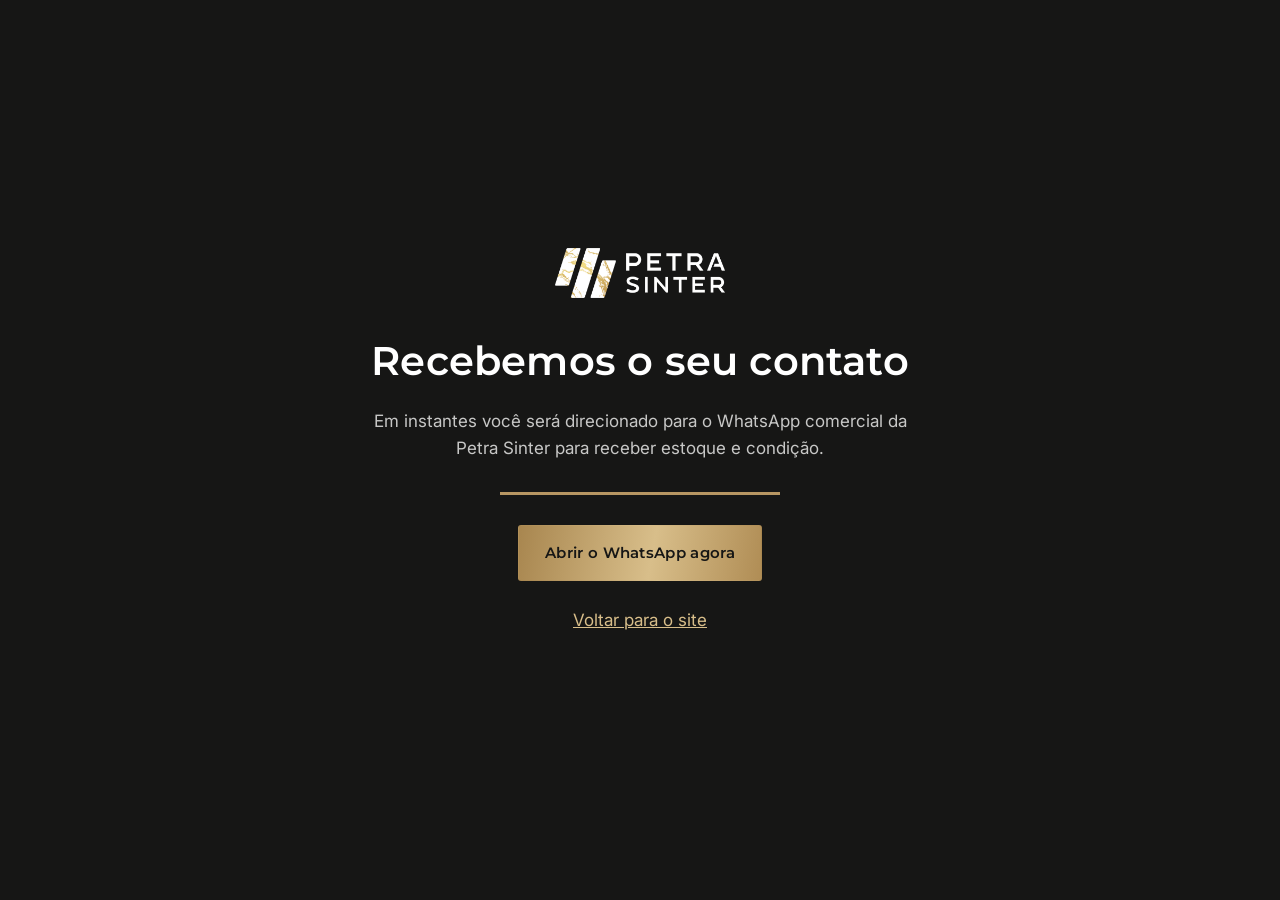
<file: obrigado.html>
<!doctype html>
<html lang="pt-BR">
<head>
<meta charset="utf-8">
<meta name="viewport" content="width=device-width, initial-scale=1">
<title>Recebemos o seu contato | Petra Sinter</title>
<meta name="robots" content="noindex, nofollow">
<meta name="theme-color" content="#161615">
<link rel="icon" type="image/png" sizes="48x48" href="assets/img/favicon-48.png">
<link rel="preconnect" href="https://fonts.googleapis.com">
<link rel="preconnect" href="https://fonts.gstatic.com" crossorigin>
<link href="https://fonts.googleapis.com/css2?family=Inter:wght@400;500;600&family=Montserrat:wght@500;600&display=swap" rel="stylesheet">
<link rel="stylesheet" href="assets/css/style.css?v=3">
<script>
window.dataLayer = window.dataLayer || [];
window.dataLayer.push({event:'lead_obrigado'});
(function(w,d,s,l,i){if(i.indexOf('XXXX')>-1)return;w[l]=w[l]||[];w[l].push({'gtm.start':new Date().getTime(),event:'gtm.js'});var f=d.getElementsByTagName(s)[0],j=d.createElement(s),dl=l!='dataLayer'?'&l='+l:'';j.async=true;j.src='https://www.googletagmanager.com/gtm.js?id='+i+dl;f.parentNode.insertBefore(j,f);})(window,document,'script','dataLayer','GTM-XXXXXXX');
</script>
<style>
.pg{min-height:100vh;display:grid;place-items:center;background:var(--grafite);color:var(--branco);padding:40px 20px;text-align:center}
.pg__box{max-width:560px}
.pg img{width:170px;margin:0 auto 40px}
.pg h1{font-size:clamp(1.8rem,1.4rem + 1.6vw,2.5rem)}
.pg p{color:rgba(250,250,248,.78)}
.pg__barra{height:3px;background:var(--linha-esc);margin:30px auto;max-width:280px;overflow:hidden}
.pg__barra span{display:block;height:100%;width:0;background:var(--ouro);animation:enche 4s linear forwards}
@keyframes enche{to{width:100%}}
</style>
</head>
<body>
<main class="pg">
  <div class="pg__box">
    <img src="assets/img/logo-petra-sinter-branco.png" alt="Petra Sinter" width="640" height="186">
    <h1>Recebemos o seu contato</h1>
    <p id="txt">Em instantes você será direcionado para o WhatsApp comercial da Petra Sinter para receber estoque e condição.</p>
    <div class="pg__barra" id="barra"><span></span></div>
    <a class="btn btn--ouro" id="go" href="https://wa.me/5513988744942?text=Ol%C3%A1%2C%20acabei%20de%20preencher%20o%20formul%C3%A1rio%20no%20site.%20Aguardo%20mais%20informa%C3%A7%C3%B5es.">Abrir o WhatsApp agora</a>
    <p style="margin-top:26px"><a href="./" style="color:var(--ouro-claro)">Voltar para o site</a></p>
  </div>
</main>
<script>
(function(){
  var via = new URLSearchParams(location.search).get('via');
  if (via === 'whatsapp') {
    document.getElementById('txt').textContent = 'A conversa com os seus dados foi aberta no WhatsApp. Se ela não abriu, use o botão abaixo.';
    document.getElementById('barra').style.display = 'none';
    return;
  }
  setTimeout(function(){ location.href = document.getElementById('go').href; }, 4000);
})();
</script>
<script src="https://app-validacao-lp-sapp-validacao-lp.vercel.app/api/t" data-lp="lp-petra-sinter" defer></script>
</body>
</html>
</file>
<file: assets/css/style.css>
/* Petra Sinter | LP B2B | QH4 Growth */
:root{
  --grafite:#161615;
  --grafite-2:#1D1D1B;
  --grafite-3:#2B2A27;
  --ouro:#B79662;
  --ouro-claro:#D8BE8A;
  --po:#F5F4F1;
  --branco:#FFFFFF;
  --tinta:#24272B;
  --cinza:#62666D;
  --linha:rgba(36,39,43,.14);
  --linha-esc:rgba(216,190,138,.18);
  --f-tit:"Montserrat",system-ui,sans-serif;
  --f-txt:"Inter",system-ui,sans-serif;
  --wrap:1200px;
  --ease:cubic-bezier(.2,.7,.2,1);
}
*,*::before,*::after{box-sizing:border-box}
html{scroll-behavior:smooth;-webkit-text-size-adjust:100%}
body{margin:0;font-family:var(--f-txt);font-size:17px;line-height:1.6;color:var(--tinta);background:var(--branco);-webkit-font-smoothing:antialiased}
img{max-width:100%;height:auto;display:block}
a{color:inherit}
h1,h2,h3{font-family:var(--f-tit);font-weight:600;line-height:1.15;margin:0 0 .6em;letter-spacing:.005em}
h2{font-size:clamp(1.7rem,1.2rem + 1.9vw,2.6rem);max-width:22ch}
h3{font-size:1.15rem}
p{margin:0 0 1em}
.wrap{width:min(100% - 40px,var(--wrap));margin-inline:auto}
:focus-visible{outline:2px solid var(--ouro);outline-offset:3px}
.skip{position:absolute;left:-999px;top:8px;background:var(--ouro);color:var(--grafite);padding:8px 14px;z-index:100}
.skip:focus{left:8px}

/* botões */
.btn{display:inline-flex;align-items:center;justify-content:center;gap:.5em;font-family:var(--f-tit);font-weight:600;font-size:.95rem;letter-spacing:.02em;text-decoration:none;padding:15px 26px;border-radius:3px;border:1px solid transparent;cursor:pointer;transition:background .25s var(--ease),color .25s var(--ease),transform .25s var(--ease),box-shadow .25s var(--ease),border-color .25s}
.btn:hover{transform:translateY(-2px)}
.btn:active{transform:translateY(0)}
.btn--ouro{background:linear-gradient(100deg,#a8864f,var(--ouro-claro) 55%,#b08d55);color:#161615}
.btn--ouro:hover{background:var(--ouro-claro);box-shadow:0 10px 24px -12px rgba(183,150,98,.8)}
.btn--ghost{border-color:rgba(255,255,255,.4);color:#fff;background:rgba(255,255,255,.04);backdrop-filter:blur(4px)}
.btn--ghost:hover{border-color:var(--ouro);color:var(--ouro-claro)}
.btn--line{border-color:rgba(250,250,248,.3);color:var(--branco);padding:10px 18px;font-size:.85rem}
.btn--line:hover{border-color:var(--ouro);color:var(--ouro-claro)}
.btn--escuro{background:var(--grafite);color:var(--branco)}
.btn--escuro:hover{background:var(--grafite-3)}
.btn--full{width:100%}
.btn[disabled]{opacity:.45;cursor:not-allowed;transform:none;box-shadow:none}

/* topo */
.topo{position:fixed;inset:0 0 auto;z-index:50;transition:background .35s,box-shadow .35s,padding .35s;padding:18px 0}
.topo.is-solid{background:rgba(22,22,21,.96);backdrop-filter:blur(8px);box-shadow:0 1px 0 var(--linha-esc);padding:10px 0}
.topo__in{display:flex;align-items:center;gap:32px}
.topo__logo img{width:150px}
.topo__nav{display:flex;gap:26px;margin-left:auto}
.topo__nav a{color:rgba(250,250,248,.8);text-decoration:none;font-size:.9rem;position:relative}
.topo__nav a::after{content:"";position:absolute;left:0;right:100%;bottom:-4px;height:1px;background:var(--ouro);transition:right .3s var(--ease)}
.topo__nav a:hover{color:var(--branco)}
.topo__nav a:hover::after{right:0}

/* hero: marmore Ouro Negro, a mesma linguagem do simbolo (preto com veio dourado) */
.hero{position:relative;overflow:hidden;background:var(--grafite);color:#fff;padding:170px 0 120px;min-height:min(820px,100svh);display:flex;align-items:center}
.hero__bg{position:absolute;inset:-40px 0;background:url(../img/hero-ouro-negro.webp) center/cover;transform:scaleX(-1);will-change:transform}
.hero::before{content:"";position:absolute;inset:0;z-index:1;background:linear-gradient(90deg,rgba(14,14,13,.92) 0%,rgba(14,14,13,.78) 45%,rgba(14,14,13,.35) 100%),linear-gradient(0deg,rgba(14,14,13,.7),transparent 35%)}
.hero__in{position:relative;z-index:2;display:grid;grid-template-columns:1.5fr .8fr;gap:64px;align-items:end;width:min(100% - 40px,var(--wrap))}
.hero__tag{color:var(--ouro-claro);font-size:.95rem;margin-bottom:26px;display:flex;align-items:center;gap:12px}
.hero__tag::before{content:"";flex:none;width:30px;height:10px;background:linear-gradient(90deg,#8f7140,var(--ouro-claro),#9c7a45);clip-path:polygon(30% 0,100% 0,70% 100%,0 100%)}
.hero h1{font-size:clamp(2.3rem,1.4rem + 3.4vw,4.4rem);font-weight:500;line-height:1.06;letter-spacing:-.015em;max-width:17ch;margin-bottom:26px;text-wrap:balance}
.hero__sub{font-size:1.12rem;color:rgba(255,255,255,.76);max-width:50ch;margin-bottom:36px}
.hero__ctas{display:flex;flex-wrap:wrap;gap:14px}
.hero__dados{margin:0;display:grid;gap:0;border-left:1px solid var(--linha-esc);padding-left:34px}
.hero__dados div{padding:20px 0;border-bottom:1px solid var(--linha-esc)}
.hero__dados div:last-child{border-bottom:0}
.hero__dados dt{font-family:var(--f-tit);font-weight:500;font-size:clamp(1.8rem,1.4rem + 1.2vw,2.5rem);line-height:1.1;color:var(--ouro-claro);letter-spacing:-.01em}
.hero__dados dd{margin:4px 0 0;font-size:.92rem;color:rgba(255,255,255,.72);max-width:24ch}
.hero__credito{position:absolute;z-index:2;right:max(20px,calc((100% - var(--wrap))/2));bottom:22px;margin:0;font-size:.75rem;color:rgba(255,255,255,.45)}
.hero__txt > *{animation:sobe .9s var(--ease) both}
.hero__txt > :nth-child(2){animation-delay:.08s}
.hero__txt > :nth-child(3){animation-delay:.16s}
.hero__txt > :nth-child(4){animation-delay:.24s}
.hero__dados{animation:sobe 1s .35s var(--ease) both}
@keyframes sobe{from{opacity:0;transform:translateY(18px)}to{opacity:1;transform:none}}

/* modelo b2b */
.modelo{background:var(--branco);padding:110px 0}
.modelo__in{display:grid;grid-template-columns:1.15fr 1fr;gap:64px;align-items:center}
.modelo__foto{margin:0}
.modelo__foto img{border-radius:2px}
.modelo__foto figcaption{font-size:.82rem;color:var(--cinza);margin-top:10px}
.modelo__txt p{color:#41454B}
.lista-check{list-style:none;padding:0;margin:22px 0 0}
.lista-check li{padding:12px 0 12px 30px;border-top:1px solid var(--linha);position:relative}
.lista-check li::before{content:"";position:absolute;left:0;top:20px;width:16px;height:7px;background:var(--ouro);clip-path:polygon(30% 0,100% 0,70% 100%,0 100%)}

/* catalogo */
.catalogo{background:var(--po);padding:110px 0}
.sec-head{display:grid;grid-template-columns:1fr 1fr;gap:40px;align-items:end;margin-bottom:36px}
.sec-head h2{margin:0}
.sec-head p{margin:0;color:var(--cinza);max-width:46ch}
.sec-head--esq{grid-template-columns:1fr;gap:12px}
.filtros{display:flex;flex-wrap:wrap;gap:8px;margin-bottom:30px}
.filtro{font:500 .88rem var(--f-txt);background:transparent;border:1px solid var(--linha);color:var(--tinta);padding:9px 16px;border-radius:999px;cursor:pointer;transition:background .2s,color .2s,border-color .2s}
.filtro:hover{border-color:var(--grafite)}
.filtro.is-on{background:var(--grafite);border-color:var(--grafite);color:var(--branco)}
.grade{list-style:none;margin:0;padding:0;display:grid;grid-template-columns:repeat(4,minmax(0,1fr));gap:28px 22px}
.peca{transition:opacity .35s var(--ease),transform .35s var(--ease)}
.peca[hidden]{display:none}
.peca.is-oculta{display:none}
.peca__foto{position:relative;display:block;width:100%;aspect-ratio:4/3;padding:0;border:0;cursor:pointer;overflow:hidden;background:#d9d9d6;border-radius:2px}
.peca__foto img{position:absolute;inset:0;width:100%;height:100%;object-fit:cover;transition:opacity .5s var(--ease),transform .7s var(--ease)}
.peca__amb{opacity:0}
.peca__troca{position:absolute;left:10px;bottom:10px;font-size:.75rem;font-weight:500;background:rgba(22,22,21,.82);color:var(--branco);padding:5px 10px;border-radius:999px;transition:opacity .3s}
.peca__foto[aria-pressed="true"] .peca__amb{opacity:1}
.peca__foto[aria-pressed="true"] .peca__troca{opacity:0}
@media (hover:hover){
  .peca__foto:hover .peca__amb{opacity:1}
  .peca__foto:hover .peca__tex{transform:scale(1.04)}
  .peca__foto:hover .peca__troca{opacity:0}
}
.peca__info{display:flex;justify-content:space-between;align-items:flex-end;gap:10px;padding-top:12px}
.peca__nome{font-family:var(--f-tit);font-weight:600;font-size:.98rem;margin:0}
.peca__nome span{display:block;font-family:var(--f-txt);font-weight:400;color:var(--cinza);font-size:.8rem;margin-top:1px}
.peca__cta{font-size:.82rem;color:#7d6438;text-decoration:none;white-space:nowrap;border-bottom:1px solid currentColor}
.peca__cta:hover{color:var(--tinta)}
.catalogo__mais{display:flex;flex-wrap:wrap;align-items:center;gap:22px;margin-top:44px}
.link-wa{color:var(--tinta);font-size:.95rem}
.link-wa:hover{color:#7d6438}

/* passos */
.pedido{background:var(--branco);padding:110px 0}
.passos{list-style:none;padding:0;margin:40px 0 0;display:grid;grid-template-columns:repeat(4,minmax(0,1fr));gap:0;counter-reset:p}
.passos li{padding:0 26px 0 0;position:relative}
.passos li+li{padding-left:26px;border-left:1px solid var(--linha)}
.passos__n{display:inline-grid;place-items:center;width:44px;height:28px;font-family:var(--f-tit);font-weight:600;color:var(--grafite);background:var(--ouro);clip-path:polygon(22% 0,100% 0,78% 100%,0 100%);margin-bottom:18px}
.passos h3{margin-bottom:.4em}
.passos p{color:var(--cinza);font-size:.96rem;margin:0}

/* tecnologia */
.tec{background:var(--grafite-2);color:var(--branco);padding:110px 0}
.tec__in{display:grid;grid-template-columns:1fr 1fr;gap:40px 72px}
.tec__txt p{color:rgba(250,250,248,.75);max-width:48ch}
.props{margin:0;display:grid;grid-template-columns:1fr 1fr;border-top:1px solid var(--linha-esc)}
.props div{padding:20px 20px 20px 0;border-bottom:1px solid var(--linha-esc)}
.props div:nth-child(even){padding-left:20px;border-left:1px solid var(--linha-esc)}
.props dt{font-family:var(--f-tit);font-weight:600;color:var(--ouro-claro);margin-bottom:6px}
.props dd{margin:0;color:rgba(250,250,248,.75);font-size:.95rem}
.acab{grid-column:1/-1;display:grid;grid-template-columns:auto 1fr;gap:10px 40px;align-items:center;padding-top:28px;border-top:1px solid var(--linha-esc)}
.acab h3{margin:0;font-size:1rem;font-weight:500;color:rgba(250,250,248,.8)}
.acab__lista{list-style:none;margin:0;padding:0;display:flex;flex-wrap:wrap;gap:12px 34px}
.acab__lista li{display:flex;align-items:center;gap:10px;font-size:.95rem}
.acab__lista svg{width:46px;height:30px;color:var(--ouro)}
.acab__nota{grid-column:1/-1;font-size:.82rem;color:rgba(250,250,248,.55);margin:0}

/* showroom */
.showroom{position:relative;min-height:640px;display:flex;align-items:center;padding:100px 0;overflow:hidden;background:var(--grafite)}
.showroom__img{position:absolute;inset:-60px 0;background:url(../img/ambiente-banheiro-calacatta.webp) center/cover;will-change:transform}
.showroom::after{content:"";position:absolute;inset:0;background:linear-gradient(90deg,rgba(22,22,21,.55),rgba(22,22,21,.05) 60%)}
.showroom__in{position:relative;z-index:1}
.showroom__card{background:rgba(22,22,21,.9);backdrop-filter:blur(6px);color:var(--branco);max-width:480px;padding:44px 40px;border-left:3px solid var(--ouro)}
.showroom__card p{color:rgba(250,250,248,.8)}
.showroom__hora{font-size:.9rem;color:var(--ouro-claro)!important;margin-bottom:26px}

/* publicos */
.publicos{background:var(--branco);padding:100px 0 110px}
.publicos__in{display:grid;grid-template-columns:1.25fr 1fr 1fr;gap:0}
.publico{padding:34px 30px;border-top:1px solid var(--linha);display:flex;flex-direction:column}
.publico+.publico{border-left:1px solid var(--linha)}
.publico p{color:var(--cinza);flex:1}
.publico--destaque{background:var(--grafite);color:var(--branco);border-top-color:var(--ouro)}
.publico--destaque h3{font-size:1.45rem}
.publico--destaque p{color:rgba(250,250,248,.78)}
.link-seta{font-family:var(--f-tit);font-weight:600;font-size:.9rem;text-decoration:none;color:#7d6438;display:inline-flex;gap:8px;align-items:center}
.publico--destaque .link-seta{color:var(--ouro-claro)}
.link-seta::after{content:"";width:18px;height:1px;background:currentColor;transition:width .3s var(--ease)}
.link-seta:hover::after{width:30px}

/* garantia */
.garantia{background:var(--po);padding:110px 0}
.garantia__in{display:grid;grid-template-columns:.8fr 1.2fr;gap:64px;align-items:center}
.garantia__selo{aspect-ratio:1;max-width:360px;width:100%;display:grid;place-content:center;text-align:center;background:linear-gradient(rgba(22,22,21,.45),rgba(22,22,21,.6)),url(../img/catalogo/ouro-negro-textura.webp) center/cover var(--grafite);color:var(--branco);clip-path:polygon(18% 0,100% 0,82% 100%,0 100%);justify-self:center}
.garantia__num{font-family:var(--f-tit);font-weight:600;font-size:clamp(5rem,4rem + 4vw,8rem);line-height:.9;color:var(--ouro)}
.garantia__ano{font-family:var(--f-tit);font-weight:500;letter-spacing:.06em;margin-top:8px}
.garantia__txt p{color:#41454B}
.garantia__nota{font-size:.85rem;color:var(--cinza)!important;margin-top:18px}

/* black november */
.black{background:linear-gradient(100deg,var(--grafite) 0 55%,#2e2719);color:var(--branco);padding:60px 0}
.black__in{display:flex;align-items:center;justify-content:space-between;gap:30px;flex-wrap:wrap}
.black h2{color:var(--ouro);margin-bottom:.3em;font-size:clamp(1.5rem,1.2rem + 1.2vw,2.1rem)}
.black p{margin:0;color:rgba(250,250,248,.8);max-width:58ch}

/* contato */
.contato{position:relative;overflow:hidden;background:var(--grafite);color:#fff;padding:110px 0}
.contato__bg{position:absolute;inset:0;background:url(../img/hero-zenite-noturno.webp) center/cover;opacity:.22}
.contato > .wrap{position:relative}
.contato__in{display:grid;grid-template-columns:1fr 1fr;gap:72px;align-items:start}
.contato__txt p{color:rgba(250,250,248,.75);max-width:44ch}
.contato__info{list-style:none;padding:0;margin:34px 0 0}
.contato__info li{padding:14px 0;border-top:1px solid var(--linha-esc);display:grid;grid-template-columns:150px 1fr;gap:10px;font-size:.95rem}
.contato__info span{color:var(--ouro-claro)}
.contato__info a{text-decoration:none}
.contato__info a:hover{color:var(--ouro-claro)}
.form{background:var(--branco);color:var(--tinta);padding:36px;border-radius:3px;display:grid;grid-template-columns:1fr 1fr;gap:16px 16px}
.campo{grid-column:1/-1;display:flex;flex-direction:column;gap:6px}
.campo--meia{grid-column:span 1}
.campo label{font-size:.85rem;font-weight:500}
.opc{color:var(--cinza);font-weight:400}
.campo input,.campo select,.campo textarea{font:inherit;font-size:1rem;padding:12px 14px;border:1px solid #cfd0cd;border-radius:3px;background:#fff;color:var(--tinta);transition:border-color .2s,box-shadow .2s;width:100%}
.campo textarea{resize:vertical}
.campo input:focus,.campo select:focus,.campo textarea:focus{outline:none;border-color:var(--ouro);box-shadow:0 0 0 3px rgba(183,150,98,.22)}
.campo input.is-erro{border-color:#b4473a}
.form .btn{grid-column:1/-1;margin-top:6px}
.form__aviso{grid-column:1/-1;font-size:.82rem;color:var(--cinza);margin:0;text-align:center}

/* faq */
.faq{background:var(--branco);padding:110px 0}
.faq__in{display:grid;grid-template-columns:.8fr 1.2fr;gap:64px;align-items:start}
.faq__in h2{position:sticky;top:110px}
.pergunta{border-top:1px solid var(--linha)}
.pergunta:last-child{border-bottom:1px solid var(--linha)}
.pergunta summary{list-style:none;cursor:pointer;padding:20px 44px 20px 0;font-family:var(--f-tit);font-weight:600;font-size:1.02rem;position:relative}
.pergunta summary::-webkit-details-marker{display:none}
.pergunta summary::after{content:"";position:absolute;right:6px;top:50%;width:14px;height:14px;margin-top:-7px;background:linear-gradient(var(--ouro),var(--ouro)) center/14px 2px no-repeat,linear-gradient(var(--ouro),var(--ouro)) center/2px 14px no-repeat;transition:transform .3s var(--ease)}
.pergunta[open] summary::after{transform:rotate(45deg)}
.pergunta p{color:#4a4e54;padding:0 30px 22px 0;margin:0;animation:abre .35s var(--ease)}
@keyframes abre{from{opacity:0;transform:translateY(-6px)}to{opacity:1;transform:none}}

/* rodape */
.rodape{background:#0F0F0E;color:rgba(250,250,248,.72);padding:70px 0 28px;font-size:.92rem}
.rodape__in{display:grid;grid-template-columns:1.4fr 1fr 1fr 1fr;gap:40px}
.rodape__marca img{width:170px;margin-bottom:16px}
.rodape h3{font-size:.9rem;color:var(--branco);margin-bottom:12px}
.rodape a{text-decoration:none}
.rodape a:hover{color:var(--ouro-claro)}
.rodape__base{display:flex;justify-content:space-between;flex-wrap:wrap;gap:10px;margin-top:50px;padding-top:22px;border-top:1px solid var(--linha-esc);font-size:.82rem}
.rodape__base p{margin:0}

/* whatsapp flutuante */
.wa-float{position:fixed;right:20px;bottom:20px;z-index:60;width:60px;height:60px;border-radius:50%;display:grid;place-items:center;background:#25D366;color:#fff;box-shadow:0 10px 26px -8px rgba(0,0,0,.45);transition:transform .25s var(--ease)}
.wa-float:hover{transform:scale(1.08)}
.wa-float::before{content:"";position:absolute;inset:0;border-radius:50%;border:2px solid #25D366;animation:pulso 2.6s ease-out infinite}
@keyframes pulso{0%{transform:scale(1);opacity:.7}100%{transform:scale(1.6);opacity:0}}

/* reveal */
.reveal{opacity:0;transform:translateY(22px);transition:opacity .8s var(--ease),transform .8s var(--ease)}
.reveal.is-in{opacity:1;transform:none}

/* responsivo */
@media (max-width:1024px){
  .topo__nav{display:none}
  .topo__in .btn{margin-left:auto}
  .grade{grid-template-columns:repeat(3,minmax(0,1fr))}
}
@media (max-width:900px){
  body{font-size:16px}
  .hero{padding:130px 0 80px;min-height:0}
  .hero__in{grid-template-columns:1fr;gap:44px;align-items:start}
  .hero__dados{grid-template-columns:repeat(3,1fr);border-left:0;padding-left:0;border-top:1px solid var(--linha-esc)}
  .hero__dados div{border-bottom:0;padding:18px 16px 0 0}
  .hero__dados div+div{border-left:1px solid var(--linha-esc);padding-left:16px}
  .hero__credito{right:20px}
  .modelo__in,.tec__in,.garantia__in,.contato__in,.faq__in,.sec-head{grid-template-columns:1fr}
  .hero__in{gap:40px}
  .modelo,.catalogo,.pedido,.tec,.garantia,.contato,.faq{padding:80px 0}
  .passos{grid-template-columns:1fr 1fr;gap:34px 0}
  .passos li:nth-child(3){border-left:0;padding-left:0}
  .publicos__in{grid-template-columns:1fr}
  .publico+.publico{border-left:0}
  .faq__in h2{position:static}
  .garantia__selo{max-width:260px}
  .acab{grid-template-columns:1fr}
  .rodape__in{grid-template-columns:1fr 1fr}
}
@media (max-width:600px){
  .topo__logo img{width:120px}
  .topo .btn--line{padding:8px 12px;font-size:.78rem}
  .hero{padding-top:112px}
  .hero__bg{background-image:url(../img/hero-ouro-negro-m.webp)}
  .hero::before{background:linear-gradient(180deg,rgba(14,14,13,.75),rgba(14,14,13,.88))}
  .hero__dados dt{font-size:1.3rem}
  .hero__dados dd{font-size:.8rem}
  .hero__credito{display:none}
  .hero__ctas .btn{width:100%}
  .grade{grid-template-columns:repeat(2,minmax(0,1fr));gap:22px 12px}
  .peca__info{flex-direction:column;align-items:flex-start;gap:6px}
  .passos{grid-template-columns:1fr}
  .passos li,.passos li+li{border-left:0;padding:0}
  .props{grid-template-columns:1fr}
  .props div:nth-child(even){padding-left:0;border-left:0}
  .showroom{min-height:auto;padding:0;display:block}
  .showroom__img{position:relative;inset:auto;height:260px}
  .showroom::after{display:none}
  .showroom__in{width:100%}
  .showroom__card{max-width:none;padding:34px 20px;background:var(--grafite)}
  .form{padding:24px 18px;grid-template-columns:1fr}
  .campo--meia{grid-column:1/-1}
  .contato__info li{grid-template-columns:1fr;gap:2px}
  .rodape__in{grid-template-columns:1fr}
  .wa-float{width:56px;height:56px;right:16px;bottom:16px}
}
@media (prefers-reduced-motion:reduce){
  *,*::before,*::after{animation:none!important;transition:none!important;scroll-behavior:auto!important}
  .reveal{opacity:1;transform:none}
}
</file>
